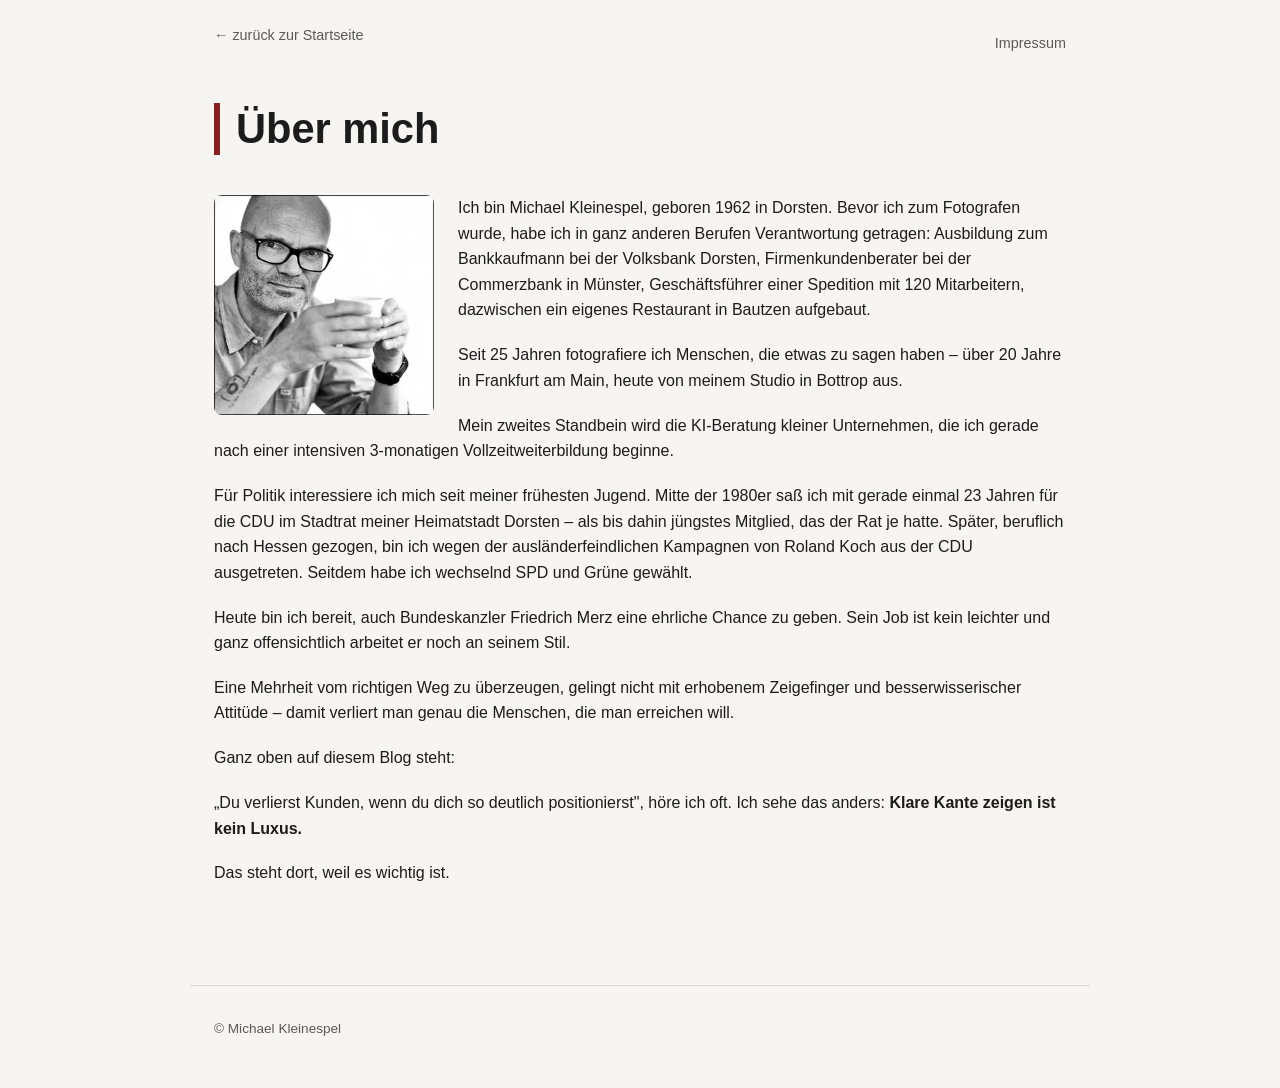
<file: about.html>
<!DOCTYPE html>
<html lang="de">
<head>
<meta charset="UTF-8">
<meta name="viewport" content="width=device-width, initial-scale=1.0">
<title>Über mich</title>
<meta name="description" content="Über Michael Kleinespel – Fotograf und Blogautor.">
<link rel="stylesheet" href="styles.css">
</head>
<body>

<div class="top-bar">
<a class="back-link" href="index.html">&larr; zurück zur Startseite</a>
<a href="impressum.html">Impressum</a>
</div>

<article class="post">
<header class="hero">
<h1>Über mich</h1>
</header>
<main>
<img src="bilder/Michael-Kleinespel-Fotograf-Frankfurt-2023.webp" alt="Porträt Michael Kleinespel" class="about-photo">
<p>Ich bin Michael Kleinespel, geboren 1962 in Dorsten. Bevor ich zum Fotografen wurde, habe ich in ganz anderen Berufen Verantwortung getragen: Ausbildung zum Bankkaufmann bei der Volksbank Dorsten, Firmenkundenberater bei der Commerzbank in Münster, Geschäftsführer einer Spedition mit 120 Mitarbeitern, dazwischen ein eigenes Restaurant in Bautzen aufgebaut.</p>
<p>Seit 25 Jahren fotografiere ich Menschen, die etwas zu sagen haben – über 20 Jahre in Frankfurt am Main, heute von meinem Studio in Bottrop aus.</p>
<p>Mein zweites Standbein wird die KI-Beratung kleiner Unternehmen, die ich gerade nach einer intensiven 3-monatigen Vollzeitweiterbildung beginne.</p>
<p>Für Politik interessiere ich mich seit meiner frühesten Jugend. Mitte der 1980er saß ich mit gerade einmal 23 Jahren für die CDU im Stadtrat meiner Heimatstadt Dorsten – als bis dahin jüngstes Mitglied, das der Rat je hatte. Später, beruflich nach Hessen gezogen, bin ich wegen der ausländerfeindlichen Kampagnen von Roland Koch aus der CDU ausgetreten. Seitdem habe ich wechselnd SPD und Grüne gewählt.</p>
<p>Heute bin ich bereit, auch Bundeskanzler Friedrich Merz eine ehrliche Chance zu geben. Sein Job ist kein leichter und ganz offensichtlich arbeitet er noch an seinem Stil.</p>
<p>Eine Mehrheit vom richtigen Weg zu überzeugen, gelingt nicht mit erhobenem Zeigefinger und besserwisserischer Attitüde – damit verliert man genau die Menschen, die man erreichen will.</p>
<p>Ganz oben auf diesem Blog steht:</p>
<p>„Du verlierst Kunden, wenn du dich so deutlich positionierst", höre ich oft. Ich sehe das anders: <strong>Klare Kante zeigen ist kein Luxus.</strong></p>
<p>Das steht dort, weil es wichtig ist.</p>
<div style="clear: both;"></div>
</main>
</article>

<footer>
© Michael Kleinespel
</footer>

</body>
</html>
</file>
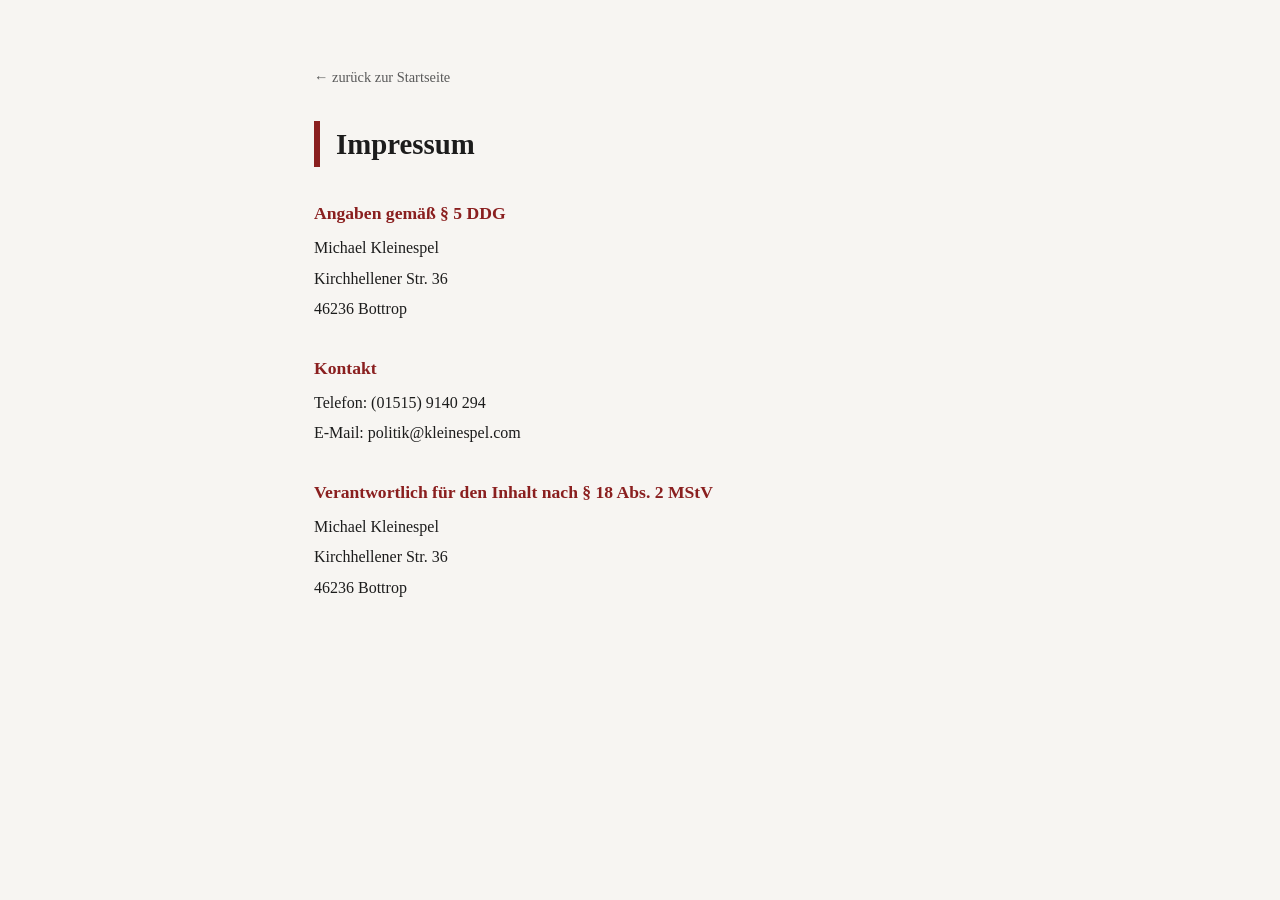
<file: impressum.html>
<!DOCTYPE html>
<html lang="de">
<head>
<meta charset="UTF-8">
<meta name="viewport" content="width=device-width, initial-scale=1.0">
<title>Impressum</title>
<style>
  :root {
    --bg: #f7f5f2;
    --text: #1c1c1c;
    --muted: #5a5a5a;
    --accent: #8a1f1f;
    --line: #ddd8d0;
  }
  * { box-sizing: border-box; }
  body {
    margin: 0;
    font-family: -apple-system, BlinkMacSystemFont, "Segoe UI", Georgia, serif;
    background: var(--bg);
    color: var(--text);
    line-height: 1.6;
  }
  main {
    max-width: 700px;
    margin: 0 auto;
    padding: 4rem 1.5rem;
  }
  h1 {
    font-size: 1.8rem;
    margin: 0 0 2rem;
    border-left: 6px solid var(--accent);
    padding-left: 1rem;
  }
  h2 {
    font-size: 1.1rem;
    color: var(--accent);
    margin: 2rem 0 0.5rem;
  }
  p { margin: 0.3rem 0; }
  a { color: var(--accent); }
  .back {
    display: inline-block;
    margin-bottom: 2rem;
    font-size: 0.9rem;
    color: var(--muted);
    text-decoration: none;
  }
  .back:hover { color: var(--accent); }
</style>
</head>
<body>
<main>
  <a class="back" href="index.html">&larr; zurück zur Startseite</a>
  <h1>Impressum</h1>

  <h2>Angaben gemäß § 5 DDG</h2>
  <p>Michael Kleinespel</p>
  <p>Kirchhellener Str. 36</p>
  <p>46236 Bottrop</p>

  <h2>Kontakt</h2>
  <p>Telefon: (01515) 9140 294</p>
  <p>E-Mail: politik@kleinespel.com</p>

  <h2>Verantwortlich für den Inhalt nach § 18 Abs. 2 MStV</h2>
  <p>Michael Kleinespel</p>
  <p>Kirchhellener Str. 36</p>
  <p>46236 Bottrop</p>

</main>
</body>
</html>
</file>
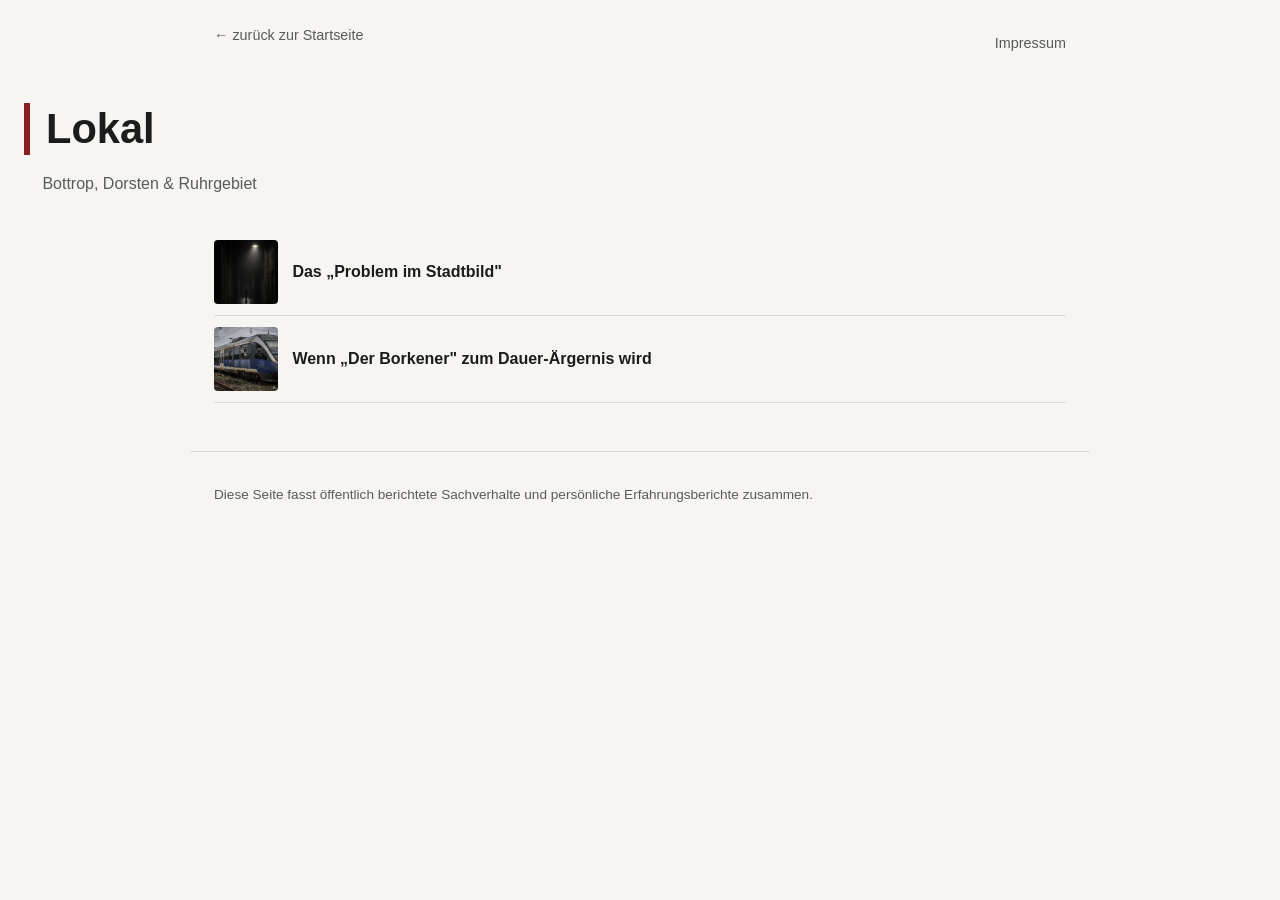
<file: lokal.html>
<!DOCTYPE html>
<html lang="de">
<head>
<meta charset="UTF-8">
<meta name="viewport" content="width=device-width, initial-scale=1.0">
<title>Lokal</title>
<meta name="description" content="Alle Artikel aus der Rubrik Lokal – Bottrop, Dorsten und das Ruhrgebiet.">
<link rel="stylesheet" href="styles.css">
</head>
<body>

<div class="top-bar">
<a class="back-link" href="index.html">&larr; zurück zur Startseite</a>
<a href="impressum.html">Impressum</a>
</div>

<header class="hero">
<h1>Lokal</h1>
<p class="subtitle">Bottrop, Dorsten &amp; Ruhrgebiet</p>
</header>

<div class="teaser-list">

<a class="teaser-compact" href="artikel/problem-im-stadtbild-bottrop.html">
<img src="bilder/stadtbild-dunkle-gasse-ki-generiert.jpg" alt="Eine dunkle, menschenleere Gasse bei Nacht, nur von einer einzelnen Straßenlaterne beleuchtet. Im Hintergrund steht die Silhouette einer einzelnen Person.">
<span>Das „Problem im Stadtbild"</span>
</a>

<a class="teaser-compact" href="artikel/rhein-ruhr-bahn-borken-essen.html">
<img src="bilder/abgerockte-rhein-ruhr-bahn-ki-generiert.jpg" alt="Ein verrosteter, stark beschädigter Zug der Rhein-Ruhr-Bahn (RE14) mit eingeschlagenen Scheiben steht verlassen auf einem Abstellgleis.">
<span>Wenn „Der Borkener" zum Dauer-Ärgernis wird</span>
</a>

</div>

<footer>
Diese Seite fasst öffentlich berichtete Sachverhalte und persönliche Erfahrungsberichte zusammen.
</footer>

</body>
</html>
</file>
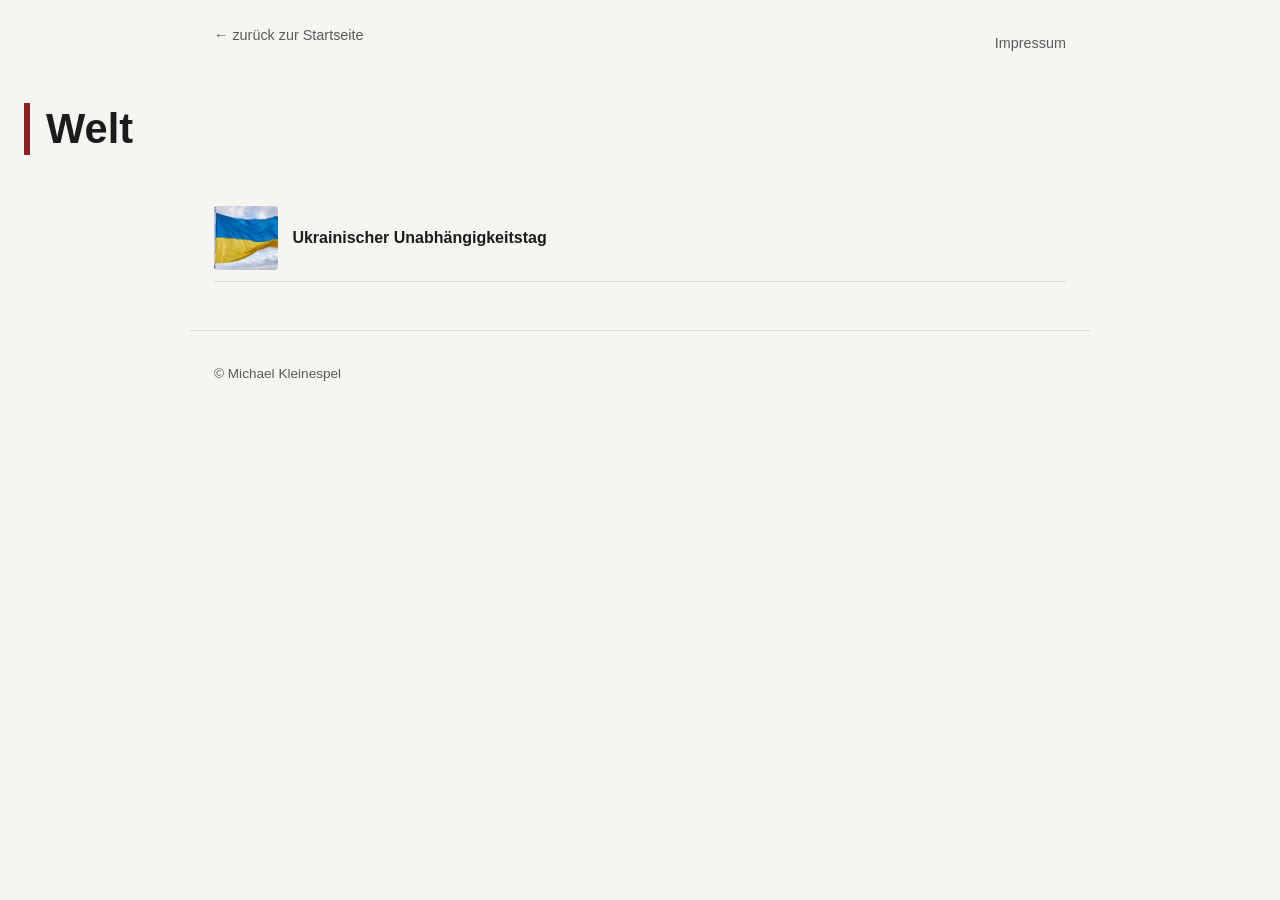
<file: welt.html>
<!DOCTYPE html>
<html lang="de">
<head>
<meta charset="UTF-8">
<meta name="viewport" content="width=device-width, initial-scale=1.0">
<title>Welt</title>
<meta name="description" content="Alle Artikel aus der Rubrik Welt.">
<link rel="stylesheet" href="styles.css">
</head>
<body>

<div class="top-bar">
<a class="back-link" href="index.html">&larr; zurück zur Startseite</a>
<a href="impressum.html">Impressum</a>
</div>

<header class="hero">
<h1>Welt</h1>
</header>

<div class="teaser-list">

<a class="teaser-compact" href="artikel/ukrainischer-unabhaengigkeitstag.html">
<img src="bilder/Ukrainische-Flagge.jpg" alt="Die ukrainische Flagge weht im Wind vor bewölktem Himmel.">
<span>Ukrainischer Unabhängigkeitstag</span>
</a>

</div>

<footer>
© Michael Kleinespel
</footer>

</body>
</html>
</file>
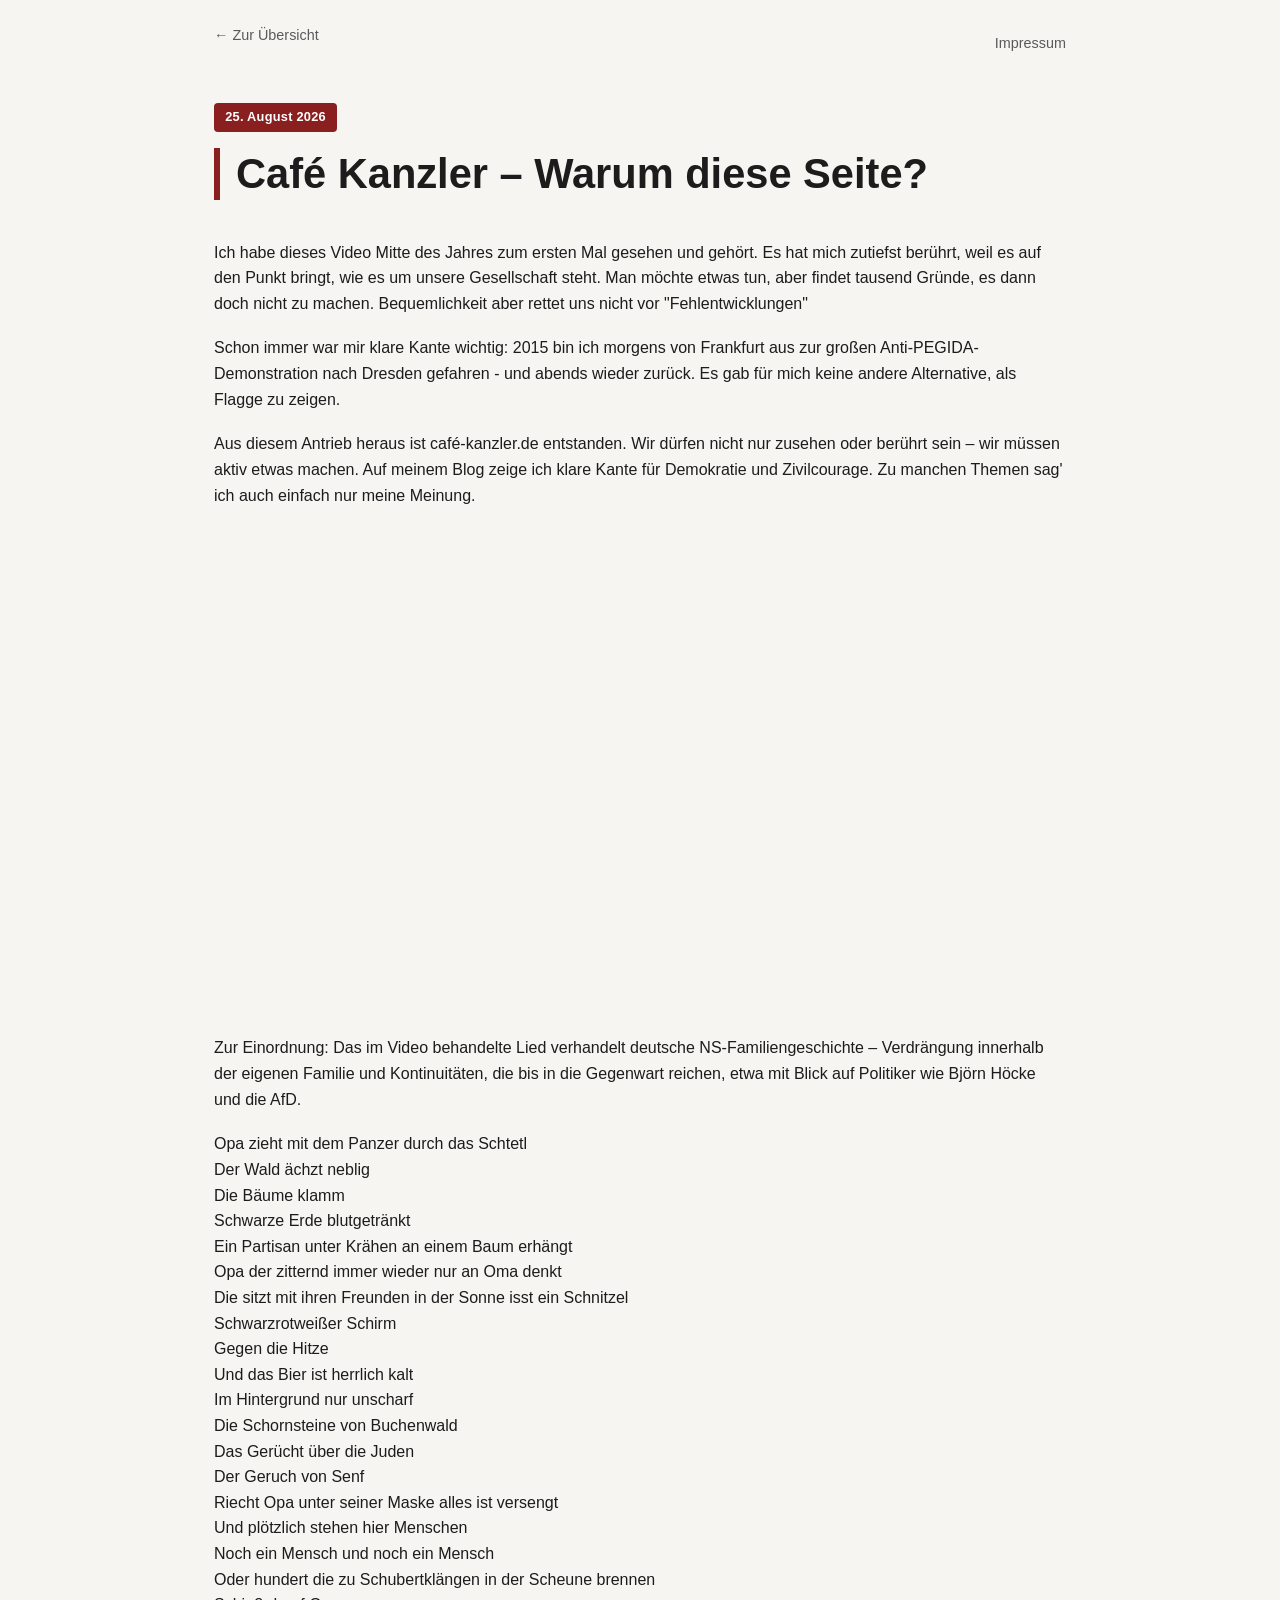
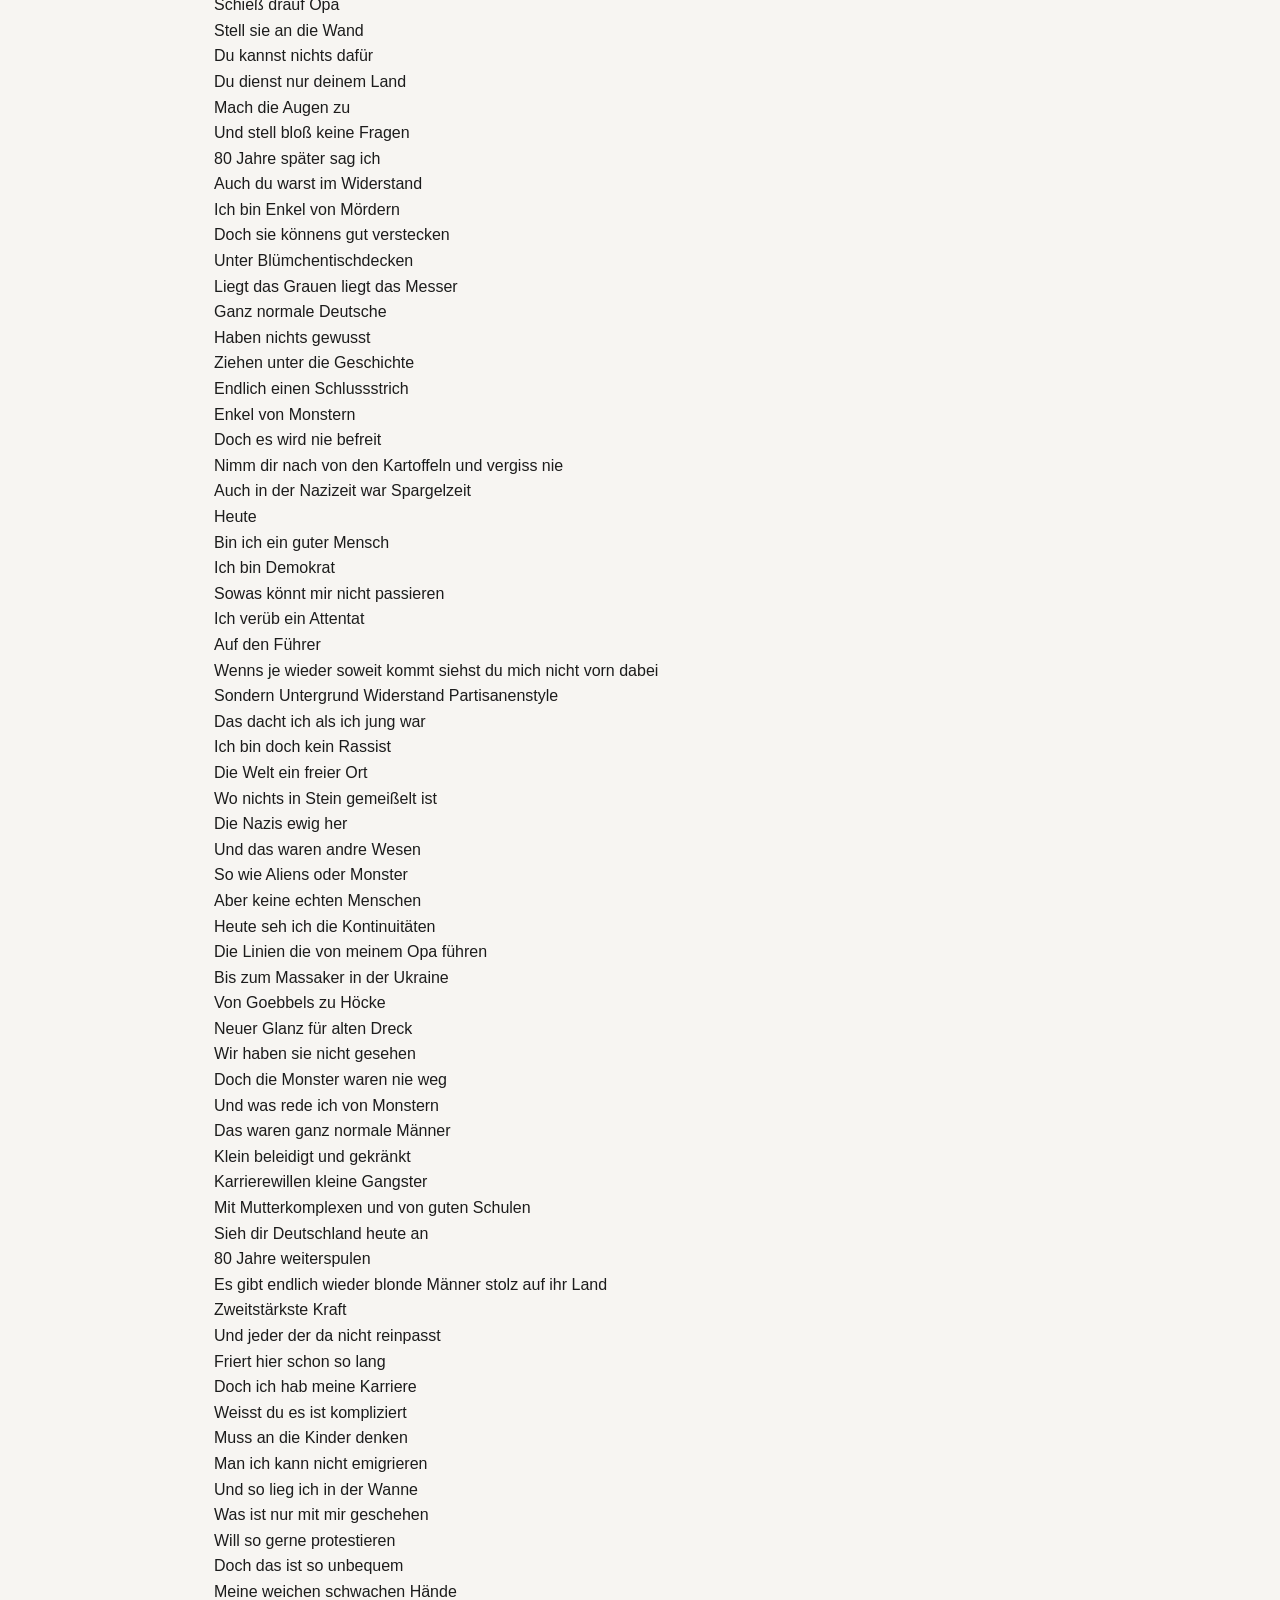
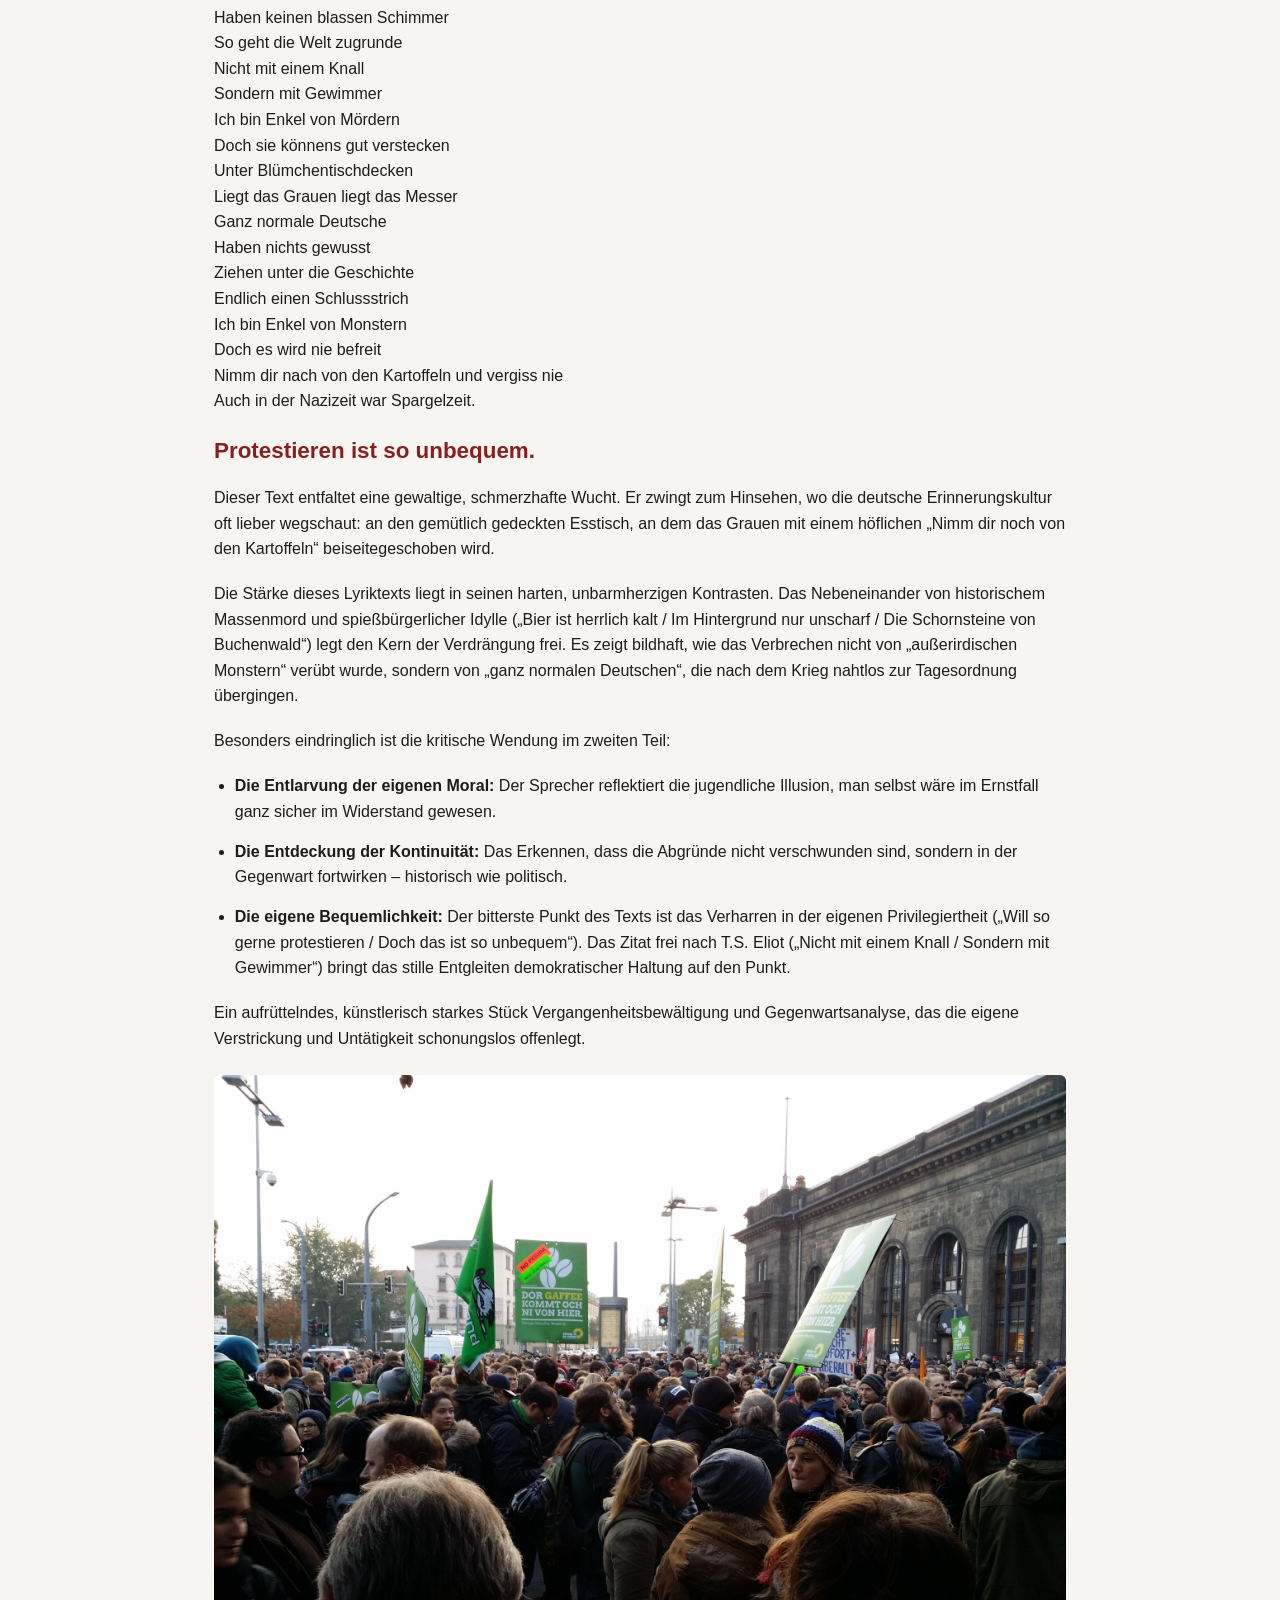
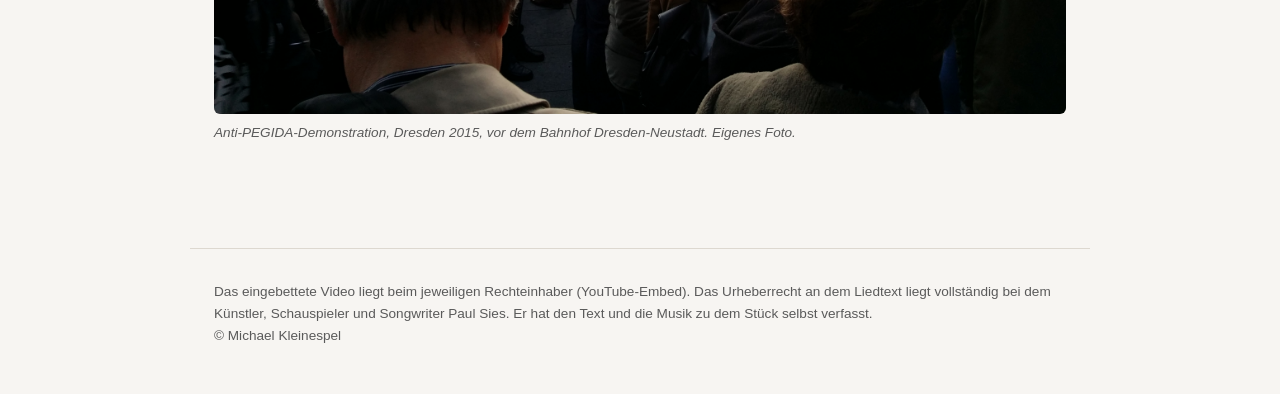
<file: artikel/enkel-von-moerdern-spargelzeit.html>
<!DOCTYPE html>
<html lang="de">
<head>
<meta charset="UTF-8">
<meta name="viewport" content="width=device-width, initial-scale=1.0">
<title>Café Kanzler – Aus Haltung wird Handlung</title>
<meta name="description" content="Ein persönlicher Kommentar zu einem Video über NS-Familiengeschichte und die Kontinuität rechter Ideologie bis zur AfD – und ein Aufruf, aus Haltung Handlung werden zu lassen.">
<link rel="stylesheet" href="../styles.css">
<style>
.video-embed {
position: relative;
width: 100%;
padding-bottom: 56.25%;
height: 0;
overflow: hidden;
border-radius: 6px;
margin: 1.5rem 0;
}
.video-embed iframe {
position: absolute;
top: 0;
left: 0;
width: 100%;
height: 100%;
border: 0;
}
</style>
</head>
<body>

<div class="top-bar">
<a class="back-link" href="../index.html">&larr; Zur Übersicht</a>
<a href="../impressum.html">Impressum</a>
</div>

<article class="post">
<header class="hero">
<span class="post-date">25. August 2026</span>
<h1>Café Kanzler – Warum diese Seite?</h1>
</header>
<main>
<p>Ich habe dieses Video Mitte des Jahres zum ersten Mal gesehen und gehört. Es hat mich zutiefst berührt, weil es auf den Punkt bringt, wie es um unsere Gesellschaft steht. Man möchte etwas tun, aber findet tausend Gründe, es dann doch nicht zu machen. Bequemlichkeit aber rettet uns nicht vor "Fehlentwicklungen"</p>
<p>Schon immer war mir klare Kante wichtig: 2015 bin ich morgens von Frankfurt aus zur großen Anti-PEGIDA-Demonstration nach Dresden gefahren - und abends wieder zurück. Es gab für mich keine andere Alternative, als Flagge zu zeigen.</p>
<p>Aus diesem Antrieb heraus ist café-kanzler.de entstanden. Wir dürfen nicht nur zusehen oder berührt sein – wir müssen aktiv etwas machen. Auf meinem Blog zeige ich klare Kante für Demokratie und Zivilcourage. Zu manchen Themen sag' ich auch einfach nur meine Meinung.</p>

<div class="video-embed">
<iframe src="https://www.youtube-nocookie.com/embed/w_0cSgsC460" title="YouTube-Video" allow="accelerometer; autoplay; clipboard-write; encrypted-media; gyroscope; picture-in-picture; web-share" allowfullscreen></iframe>
</div>

<p>Zur Einordnung: Das im Video behandelte Lied verhandelt deutsche NS-Familiengeschichte – Verdrängung innerhalb der eigenen Familie und Kontinuitäten, die bis in die Gegenwart reichen, etwa mit Blick auf Politiker wie Björn Höcke und die AfD.</p>

<p class="lyrics">Opa zieht mit dem Panzer durch das Schtetl
Der Wald ächzt neblig
Die Bäume klamm
Schwarze Erde blutgetränkt
Ein Partisan unter Krähen an einem Baum erhängt
Opa der zitternd immer wieder nur an Oma denkt
Die sitzt mit ihren Freunden in der Sonne isst ein Schnitzel
Schwarzrotweißer Schirm
Gegen die Hitze
Und das Bier ist herrlich kalt
Im Hintergrund nur unscharf
Die Schornsteine von Buchenwald
Das Gerücht über die Juden
Der Geruch von Senf
Riecht Opa unter seiner Maske alles ist versengt
Und plötzlich stehen hier Menschen
Noch ein Mensch und noch ein Mensch
Oder hundert die zu Schubertklängen in der Scheune brennen
Schieß drauf Opa
Stell sie an die Wand
Du kannst nichts dafür
Du dienst nur deinem Land
Mach die Augen zu
Und stell bloß keine Fragen
80 Jahre später sag ich
Auch du warst im Widerstand
Ich bin Enkel von Mördern
Doch sie könnens gut verstecken
Unter Blümchentischdecken
Liegt das Grauen liegt das Messer
Ganz normale Deutsche
Haben nichts gewusst
Ziehen unter die Geschichte
Endlich einen Schlussstrich
Enkel von Monstern
Doch es wird nie befreit
Nimm dir nach von den Kartoffeln und vergiss nie
Auch in der Nazizeit war Spargelzeit
Heute
Bin ich ein guter Mensch
Ich bin Demokrat
Sowas könnt mir nicht passieren
Ich verüb ein Attentat
Auf den Führer
Wenns je wieder soweit kommt siehst du mich nicht vorn dabei
Sondern Untergrund Widerstand Partisanenstyle
Das dacht ich als ich jung war
Ich bin doch kein Rassist
Die Welt ein freier Ort
Wo nichts in Stein gemeißelt ist
Die Nazis ewig her
Und das waren andre Wesen
So wie Aliens oder Monster
Aber keine echten Menschen
Heute seh ich die Kontinuitäten
Die Linien die von meinem Opa führen
Bis zum Massaker in der Ukraine
Von Goebbels zu Höcke
Neuer Glanz für alten Dreck
Wir haben sie nicht gesehen
Doch die Monster waren nie weg
Und was rede ich von Monstern
Das waren ganz normale Männer
Klein beleidigt und gekränkt
Karrierewillen kleine Gangster
Mit Mutterkomplexen und von guten Schulen
Sieh dir Deutschland heute an
80 Jahre weiterspulen
Es gibt endlich wieder blonde Männer stolz auf ihr Land
Zweitstärkste Kraft
Und jeder der da nicht reinpasst
Friert hier schon so lang
Doch ich hab meine Karriere
Weisst du es ist kompliziert
Muss an die Kinder denken
Man ich kann nicht emigrieren
Und so lieg ich in der Wanne
Was ist nur mit mir geschehen
Will so gerne protestieren
Doch das ist so unbequem
Meine weichen schwachen Hände
Haben keinen blassen Schimmer
So geht die Welt zugrunde
Nicht mit einem Knall
Sondern mit Gewimmer
Ich bin Enkel von Mördern
Doch sie könnens gut verstecken
Unter Blümchentischdecken
Liegt das Grauen liegt das Messer
Ganz normale Deutsche
Haben nichts gewusst
Ziehen unter die Geschichte
Endlich einen Schlussstrich
Ich bin Enkel von Monstern
Doch es wird nie befreit
Nimm dir nach von den Kartoffeln und vergiss nie
Auch in der Nazizeit war Spargelzeit.</p>

<h2>Protestieren ist so unbequem.</h2>
<p>Dieser Text entfaltet eine gewaltige, schmerzhafte Wucht. Er zwingt zum Hinsehen, wo die deutsche Erinnerungskultur oft lieber wegschaut: an den gemütlich gedeckten Esstisch, an dem das Grauen mit einem höflichen „Nimm dir noch von den Kartoffeln“ beiseitegeschoben wird.</p>
<p>Die Stärke dieses Lyriktexts liegt in seinen harten, unbarmherzigen Kontrasten. Das Nebeneinander von historischem Massenmord und spießbürgerlicher Idylle („Bier ist herrlich kalt / Im Hintergrund nur unscharf / Die Schornsteine von Buchenwald“) legt den Kern der Verdrängung frei. Es zeigt bildhaft, wie das Verbrechen nicht von „außerirdischen Monstern“ verübt wurde, sondern von „ganz normalen Deutschen“, die nach dem Krieg nahtlos zur Tagesordnung übergingen.</p>
<p>Besonders eindringlich ist die kritische Wendung im zweiten Teil:</p>
<ul>
<li><strong>Die Entlarvung der eigenen Moral:</strong> Der Sprecher reflektiert die jugendliche Illusion, man selbst wäre im Ernstfall ganz sicher im Widerstand gewesen.</li>
<li><strong>Die Entdeckung der Kontinuität:</strong> Das Erkennen, dass die Abgründe nicht verschwunden sind, sondern in der Gegenwart fortwirken – historisch wie politisch.</li>
<li><strong>Die eigene Bequemlichkeit:</strong> Der bitterste Punkt des Texts ist das Verharren in der eigenen Privilegiertheit („Will so gerne protestieren / Doch das ist so unbequem“). Das Zitat frei nach T.S. Eliot („Nicht mit einem Knall / Sondern mit Gewimmer“) bringt das stille Entgleiten demokratischer Haltung auf den Punkt.</li>
</ul>
<p>Ein aufrüttelndes, künstlerisch starkes Stück Vergangenheitsbewältigung und Gegenwartsanalyse, das die eigene Verstrickung und Untätigkeit schonungslos offenlegt.</p>
<a href="../bilder/Anti-PEGIDA-Demo-Dresden-2015.jpg" target="_blank" rel="noopener">
<img src="../bilder/Anti-PEGIDA-Demo-Dresden-2015.jpg" alt="Anti-PEGIDA-Demonstration Dresden 2015" class="inline-photo">
</a>
<p class="photo-caption">Anti-PEGIDA-Demonstration, Dresden 2015, vor dem Bahnhof Dresden-Neustadt. Eigenes Foto.</p>
</main>
</article>

<footer>
Das eingebettete Video liegt beim jeweiligen Rechteinhaber (YouTube-Embed). Das Urheberrecht an dem Liedtext liegt vollständig bei dem Künstler, Schauspieler und Songwriter Paul Sies. Er hat den Text und die Musik zu dem Stück selbst verfasst.<br>
© Michael Kleinespel
</footer>

</body>
</html>
</file>
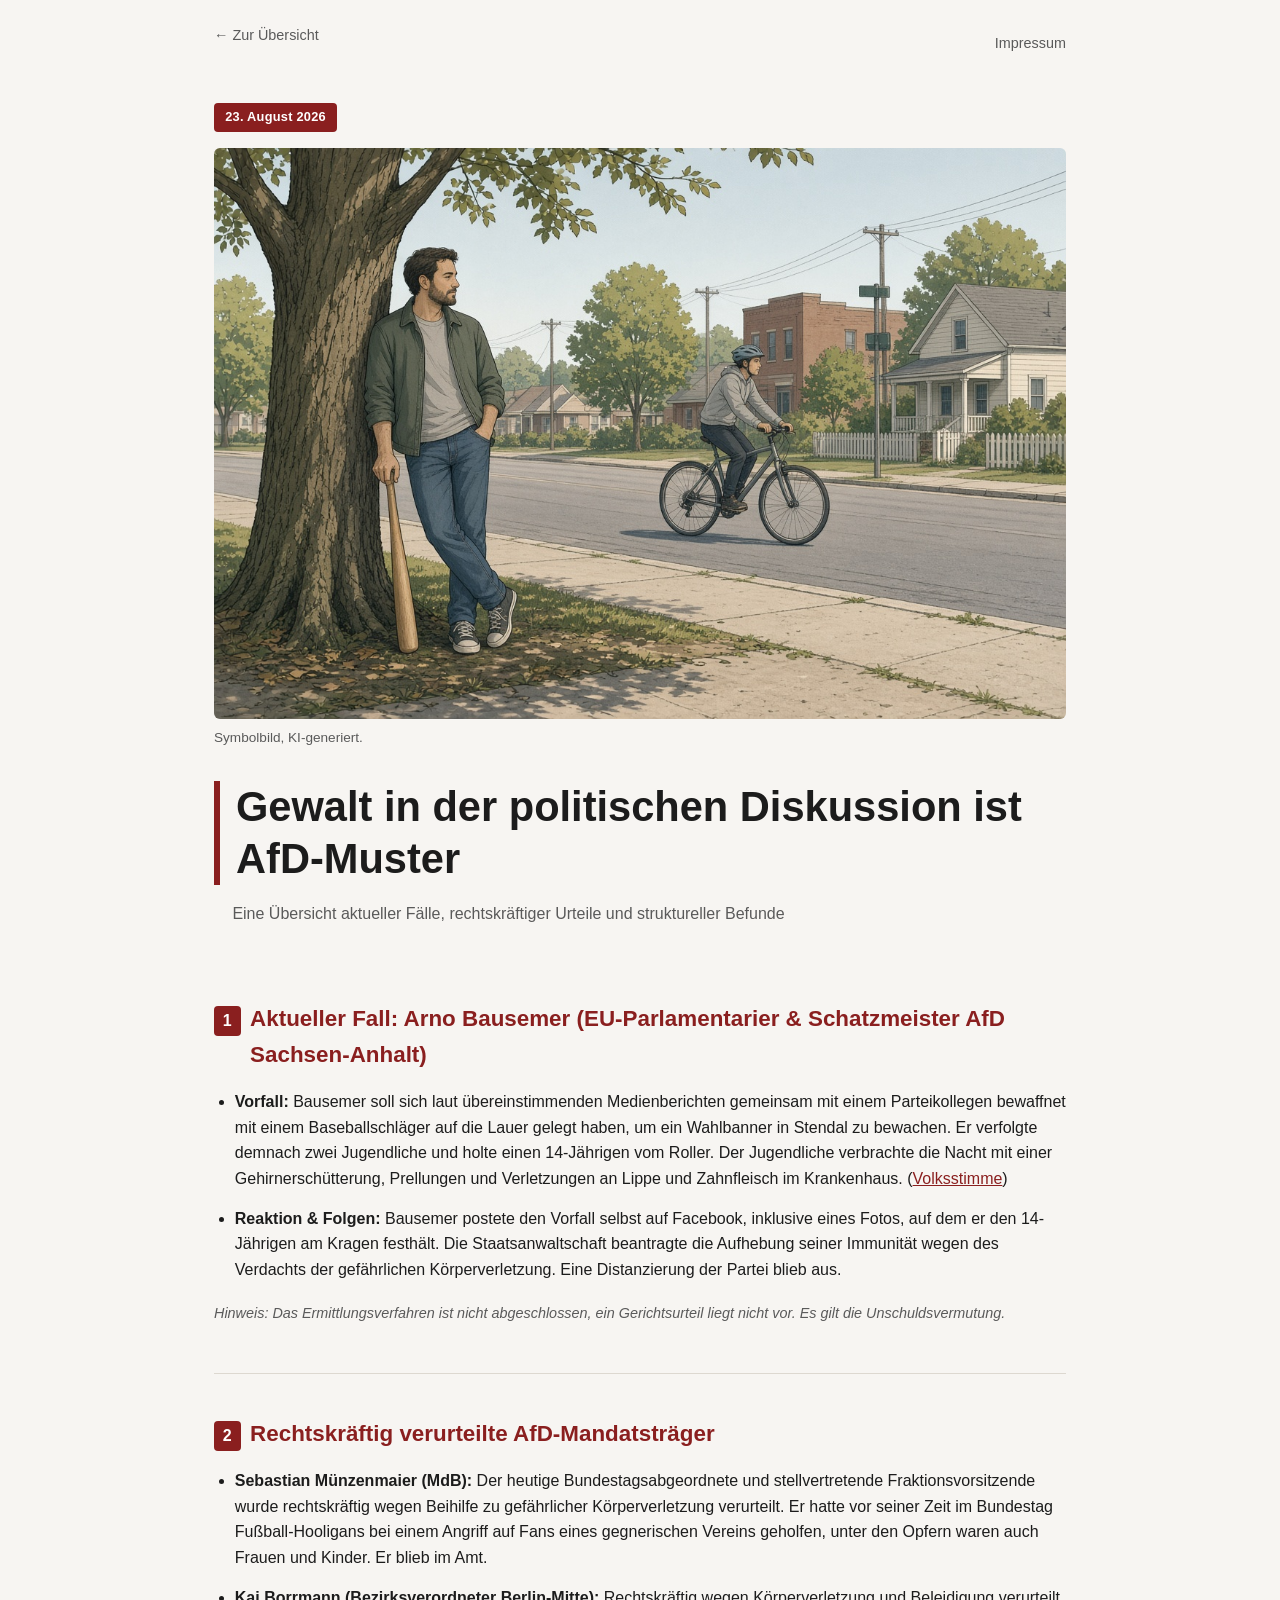
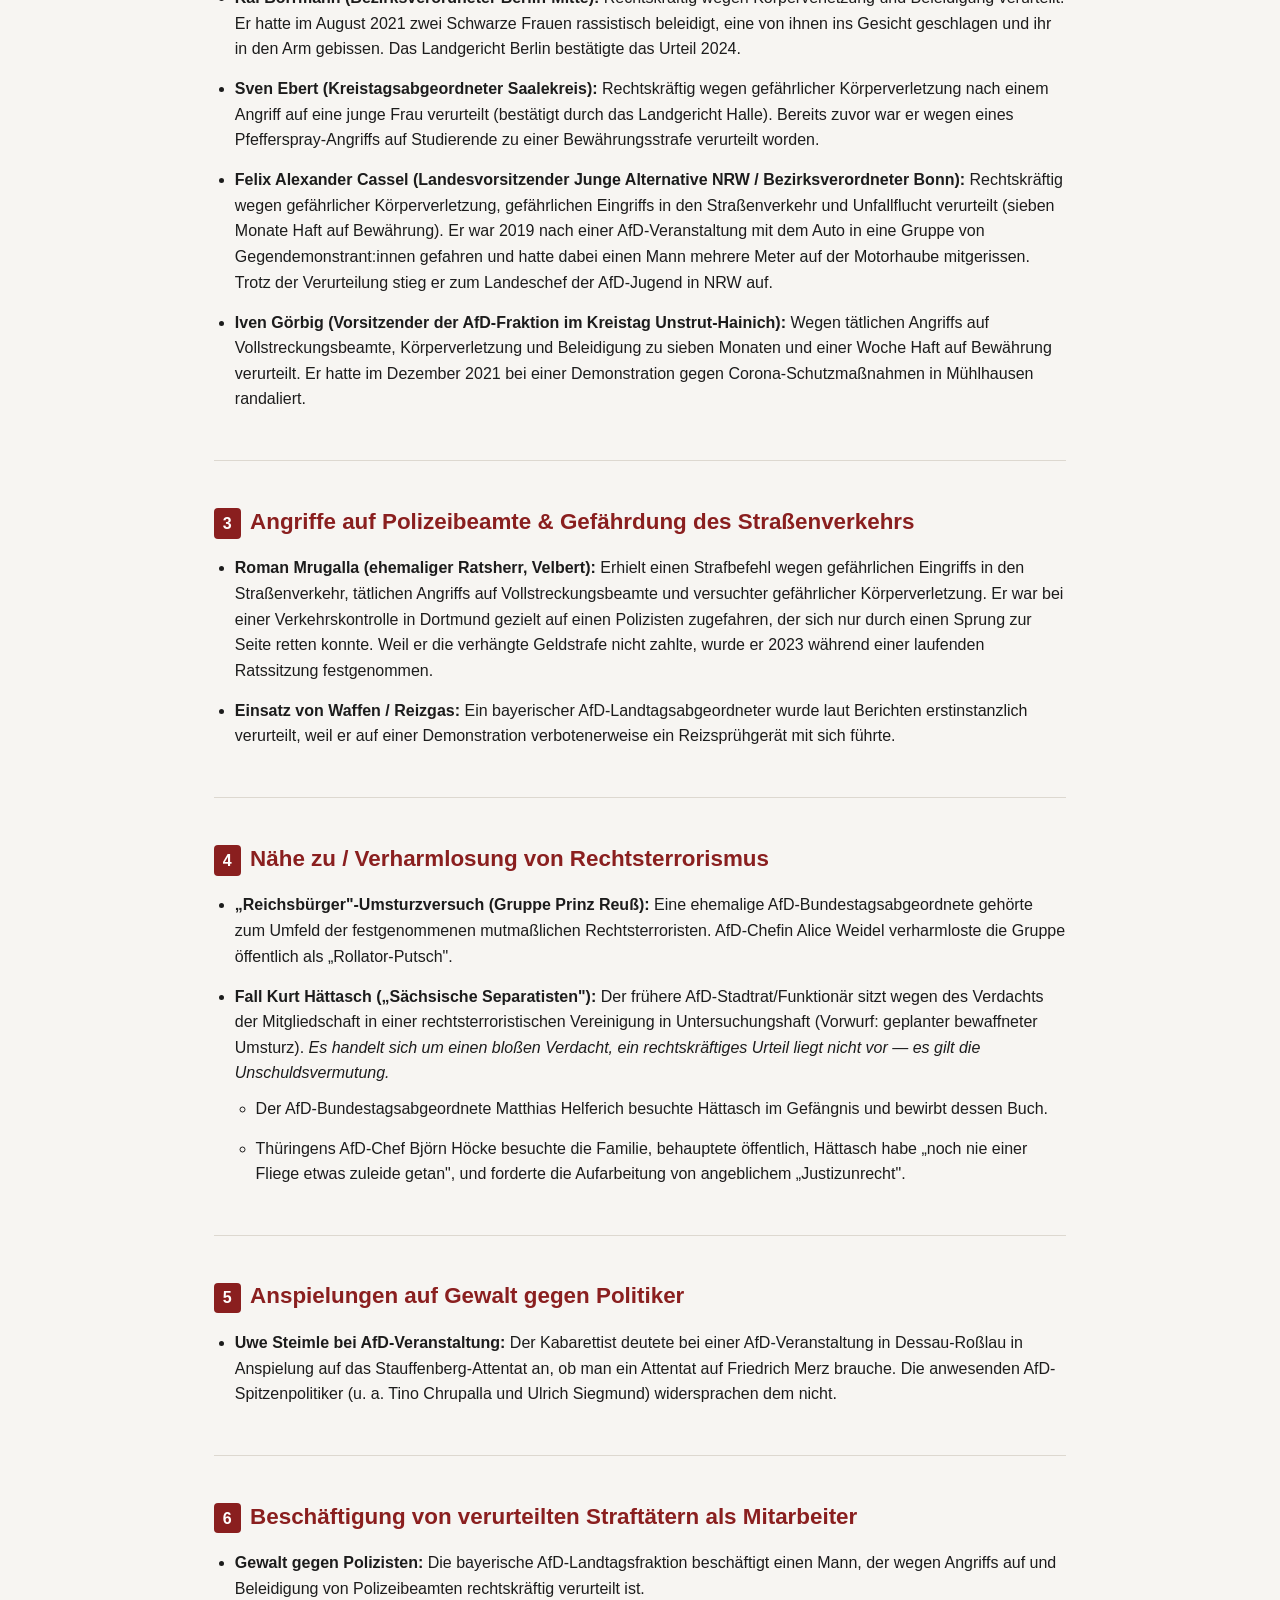
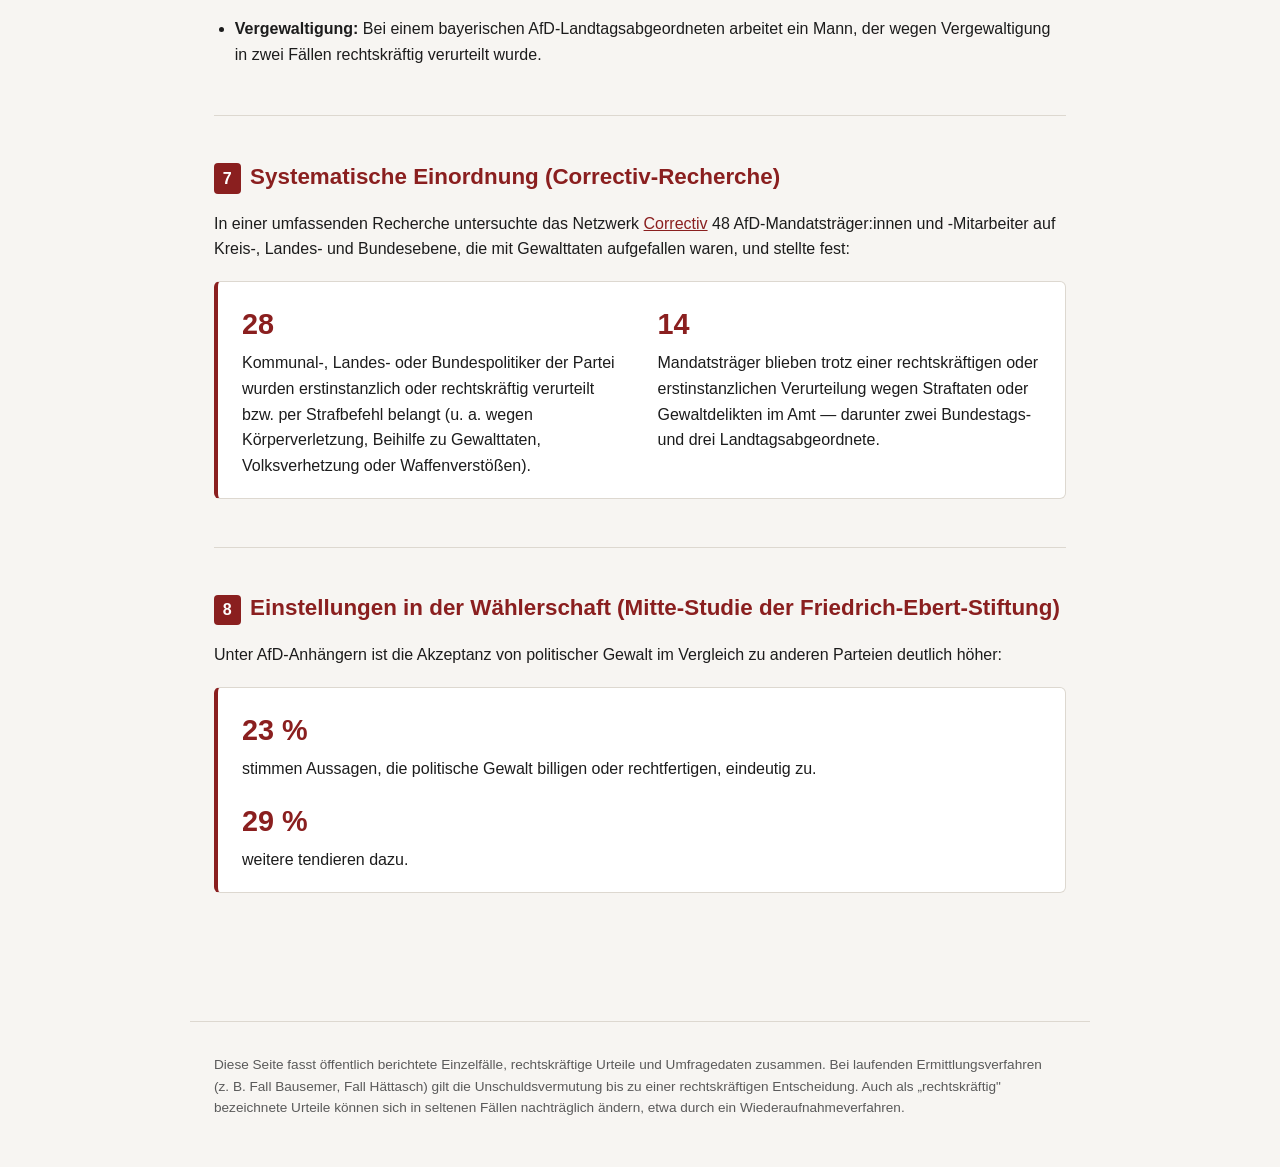
<file: artikel/gewalt-in-der-politischen-diskussion-ist-afd-muster.html>
<!DOCTYPE html>
<html lang="de">
<head>
<meta charset="UTF-8">
<meta name="viewport" content="width=device-width, initial-scale=1.0">
<title>Gewalt in der politischen Diskussion ist AfD-Muster</title>
<meta name="description" content="Eine Übersicht aktueller Fälle, rechtskräftiger Urteile und struktureller Befunde zu Gewalt im Umfeld der AfD.">
<link rel="stylesheet" href="../styles.css">
</head>
<body>

<div class="top-bar">
  <a class="back-link" href="../index.html">&larr; Zur Übersicht</a>
  <a href="../impressum.html">Impressum</a>
</div>

<article class="post">
  <header class="hero">
    <span class="post-date">23. August 2026</span>
    <img src="../bilder/baseballschlaeger.jpg" alt="Illustration: Mann lehnt mit Baseballschläger an einem Baum am Straßenrand, im Hintergrund fährt ein Jugendlicher mit dem Fahrrad vorbei.">
    <p class="img-caption">Symbolbild, KI-generiert.</p>
    <h1>Gewalt in der politischen Diskussion ist AfD-Muster</h1>
    <p class="subtitle">Eine Übersicht aktueller Fälle, rechtskräftiger Urteile und struktureller Befunde</p>
  </header>

  <main>

    <section>
      <h2><span class="num">1</span> Aktueller Fall: Arno Bausemer (EU-Parlamentarier &amp; Schatzmeister AfD Sachsen-Anhalt)</h2>
      <ul>
        <li><span class="label">Vorfall:</span> Bausemer soll sich laut übereinstimmenden Medienberichten gemeinsam mit einem Parteikollegen bewaffnet mit einem Baseballschläger auf die Lauer gelegt haben, um ein Wahlbanner in Stendal zu bewachen. Er verfolgte demnach zwei Jugendliche und holte einen 14-Jährigen vom Roller. Der Jugendliche verbrachte die Nacht mit einer Gehirnerschütterung, Prellungen und Verletzungen an Lippe und Zahnfleisch im Krankenhaus. (<a href="https://www.volksstimme.de/sachsen-anhalt/afd-bausemer-14-jaehriger-baseballschlaeger-stendal-ermittlungen-4301875" target="_blank" rel="noopener">Volksstimme</a>)</li>
        <li><span class="label">Reaktion &amp; Folgen:</span> Bausemer postete den Vorfall selbst auf Facebook, inklusive eines Fotos, auf dem er den 14-Jährigen am Kragen festhält. Die Staatsanwaltschaft beantragte die Aufhebung seiner Immunität wegen des Verdachts der gefährlichen Körperverletzung. Eine Distanzierung der Partei blieb aus.</li>
      </ul>
      <p style="color:var(--muted); font-size:0.9rem;"><em>Hinweis: Das Ermittlungsverfahren ist nicht abgeschlossen, ein Gerichtsurteil liegt nicht vor. Es gilt die Unschuldsvermutung.</em></p>
    </section>

    <section>
      <h2><span class="num">2</span> Rechtskräftig verurteilte AfD-Mandatsträger</h2>
      <ul>
        <li><span class="label">Sebastian Münzenmaier (MdB):</span> Der heutige Bundestagsabgeordnete und stellvertretende Fraktionsvorsitzende wurde rechtskräftig wegen Beihilfe zu gefährlicher Körperverletzung verurteilt. Er hatte vor seiner Zeit im Bundestag Fußball-Hooligans bei einem Angriff auf Fans eines gegnerischen Vereins geholfen, unter den Opfern waren auch Frauen und Kinder. Er blieb im Amt.</li>
        <li><span class="label">Kai Borrmann (Bezirksverordneter Berlin-Mitte):</span> Rechtskräftig wegen Körperverletzung und Beleidigung verurteilt. Er hatte im August 2021 zwei Schwarze Frauen rassistisch beleidigt, eine von ihnen ins Gesicht geschlagen und ihr in den Arm gebissen. Das Landgericht Berlin bestätigte das Urteil 2024.</li>
        <li><span class="label">Sven Ebert (Kreistagsabgeordneter Saalekreis):</span> Rechtskräftig wegen gefährlicher Körperverletzung nach einem Angriff auf eine junge Frau verurteilt (bestätigt durch das Landgericht Halle). Bereits zuvor war er wegen eines Pfefferspray-Angriffs auf Studierende zu einer Bewährungsstrafe verurteilt worden.</li>
        <li><span class="label">Felix Alexander Cassel (Landesvorsitzender Junge Alternative NRW / Bezirksverordneter Bonn):</span> Rechtskräftig wegen gefährlicher Körperverletzung, gefährlichen Eingriffs in den Straßenverkehr und Unfallflucht verurteilt (sieben Monate Haft auf Bewährung). Er war 2019 nach einer AfD-Veranstaltung mit dem Auto in eine Gruppe von Gegendemonstrant:innen gefahren und hatte dabei einen Mann mehrere Meter auf der Motorhaube mitgerissen. Trotz der Verurteilung stieg er zum Landeschef der AfD-Jugend in NRW auf.</li>
        <li><span class="label">Iven Görbig (Vorsitzender der AfD-Fraktion im Kreistag Unstrut-Hainich):</span> Wegen tätlichen Angriffs auf Vollstreckungsbeamte, Körperverletzung und Beleidigung zu sieben Monaten und einer Woche Haft auf Bewährung verurteilt. Er hatte im Dezember 2021 bei einer Demonstration gegen Corona-Schutzmaßnahmen in Mühlhausen randaliert.</li>
      </ul>
    </section>

    <section>
      <h2><span class="num">3</span> Angriffe auf Polizeibeamte &amp; Gefährdung des Straßenverkehrs</h2>
      <ul>
        <li><span class="label">Roman Mrugalla (ehemaliger Ratsherr, Velbert):</span> Erhielt einen Strafbefehl wegen gefährlichen Eingriffs in den Straßenverkehr, tätlichen Angriffs auf Vollstreckungsbeamte und versuchter gefährlicher Körperverletzung. Er war bei einer Verkehrskontrolle in Dortmund gezielt auf einen Polizisten zugefahren, der sich nur durch einen Sprung zur Seite retten konnte. Weil er die verhängte Geldstrafe nicht zahlte, wurde er 2023 während einer laufenden Ratssitzung festgenommen.</li>
        <li><span class="label">Einsatz von Waffen / Reizgas:</span> Ein bayerischer AfD-Landtagsabgeordneter wurde laut Berichten erstinstanzlich verurteilt, weil er auf einer Demonstration verbotenerweise ein Reizsprühgerät mit sich führte.</li>
      </ul>
    </section>

    <section>
      <h2><span class="num">4</span> Nähe zu / Verharmlosung von Rechtsterrorismus</h2>
      <ul>
        <li><span class="label">„Reichsbürger"-Umsturzversuch (Gruppe Prinz Reuß):</span> Eine ehemalige AfD-Bundestagsabgeordnete gehörte zum Umfeld der festgenommenen mutmaßlichen Rechtsterroristen. AfD-Chefin Alice Weidel verharmloste die Gruppe öffentlich als „Rollator-Putsch".</li>
        <li>
          <span class="label">Fall Kurt Hättasch („Sächsische Separatisten"):</span> Der frühere AfD-Stadtrat/Funktionär sitzt wegen des Verdachts der Mitgliedschaft in einer rechtsterroristischen Vereinigung in Untersuchungshaft (Vorwurf: geplanter bewaffneter Umsturz). <em>Es handelt sich um einen bloßen Verdacht, ein rechtskräftiges Urteil liegt nicht vor — es gilt die Unschuldsvermutung.</em>
          <ul>
            <li>Der AfD-Bundestagsabgeordnete Matthias Helferich besuchte Hättasch im Gefängnis und bewirbt dessen Buch.</li>
            <li>Thüringens AfD-Chef Björn Höcke besuchte die Familie, behauptete öffentlich, Hättasch habe „noch nie einer Fliege etwas zuleide getan", und forderte die Aufarbeitung von angeblichem „Justizunrecht".</li>
          </ul>
        </li>
      </ul>
    </section>

    <section>
      <h2><span class="num">5</span> Anspielungen auf Gewalt gegen Politiker</h2>
      <ul>
        <li><span class="label">Uwe Steimle bei AfD-Veranstaltung:</span> Der Kabarettist deutete bei einer AfD-Veranstaltung in Dessau-Roßlau in Anspielung auf das Stauffenberg-Attentat an, ob man ein Attentat auf Friedrich Merz brauche. Die anwesenden AfD-Spitzenpolitiker (u.&nbsp;a. Tino Chrupalla und Ulrich Siegmund) widersprachen dem nicht.</li>
      </ul>
    </section>

    <section>
      <h2><span class="num">6</span> Beschäftigung von verurteilten Straftätern als Mitarbeiter</h2>
      <ul>
        <li><span class="label">Gewalt gegen Polizisten:</span> Die bayerische AfD-Landtagsfraktion beschäftigt einen Mann, der wegen Angriffs auf und Beleidigung von Polizeibeamten rechtskräftig verurteilt ist.</li>
        <li><span class="label">Vergewaltigung:</span> Bei einem bayerischen AfD-Landtagsabgeordneten arbeitet ein Mann, der wegen Vergewaltigung in zwei Fällen rechtskräftig verurteilt wurde.</li>
      </ul>
    </section>

    <section>
      <h2><span class="num">7</span> Systematische Einordnung (Correctiv-Recherche)</h2>
      <p>In einer umfassenden Recherche untersuchte das Netzwerk <a href="https://correctiv.org/aktuelles/neue-rechte/2024/04/05/gewalt-als-alternative-14-verurteilte-afd-mandatstraeger-im-amt/" target="_blank" rel="noopener">Correctiv</a> 48 AfD-Mandatsträger:innen und -Mitarbeiter auf Kreis-, Landes- und Bundesebene, die mit Gewalttaten aufgefallen waren, und stellte fest:</p>
      <div class="stat-box">
        <div class="stat-row">
          <div class="stat-item">
            <div class="stat-number">28</div>
            <p style="margin:0.2rem 0 0;">Kommunal-, Landes- oder Bundespolitiker der Partei wurden erstinstanzlich oder rechtskräftig verurteilt bzw. per Strafbefehl belangt (u.&nbsp;a. wegen Körperverletzung, Beihilfe zu Gewalttaten, Volksverhetzung oder Waffenverstößen).</p>
          </div>
          <div class="stat-item">
            <div class="stat-number">14</div>
            <p style="margin:0.2rem 0 0;">Mandatsträger blieben trotz einer rechtskräftigen oder erstinstanzlichen Verurteilung wegen Straftaten oder Gewaltdelikten im Amt — darunter zwei Bundestags- und drei Landtagsabgeordnete.</p>
          </div>
        </div>
      </div>
    </section>

    <section>
      <h2><span class="num">8</span> Einstellungen in der Wählerschaft (Mitte-Studie der Friedrich-Ebert-Stiftung)</h2>
      <p>Unter AfD-Anhängern ist die Akzeptanz von politischer Gewalt im Vergleich zu anderen Parteien deutlich höher:</p>
      <div class="stat-box">
        <div class="stat-number">23 %</div>
        <p style="margin:0.2rem 0 1rem;">stimmen Aussagen, die politische Gewalt billigen oder rechtfertigen, eindeutig zu.</p>
        <div class="stat-number">29 %</div>
        <p style="margin:0.2rem 0 0;">weitere tendieren dazu.</p>
      </div>
    </section>

  </main>
</article>

<footer>
  Diese Seite fasst öffentlich berichtete Einzelfälle, rechtskräftige Urteile und Umfragedaten zusammen. Bei laufenden Ermittlungsverfahren (z.&nbsp;B. Fall Bausemer, Fall Hättasch) gilt die Unschuldsvermutung bis zu einer rechtskräftigen Entscheidung. Auch als „rechtskräftig" bezeichnete Urteile können sich in seltenen Fällen nachträglich ändern, etwa durch ein Wiederaufnahmeverfahren.
</footer>

</body>
</html>
</file>
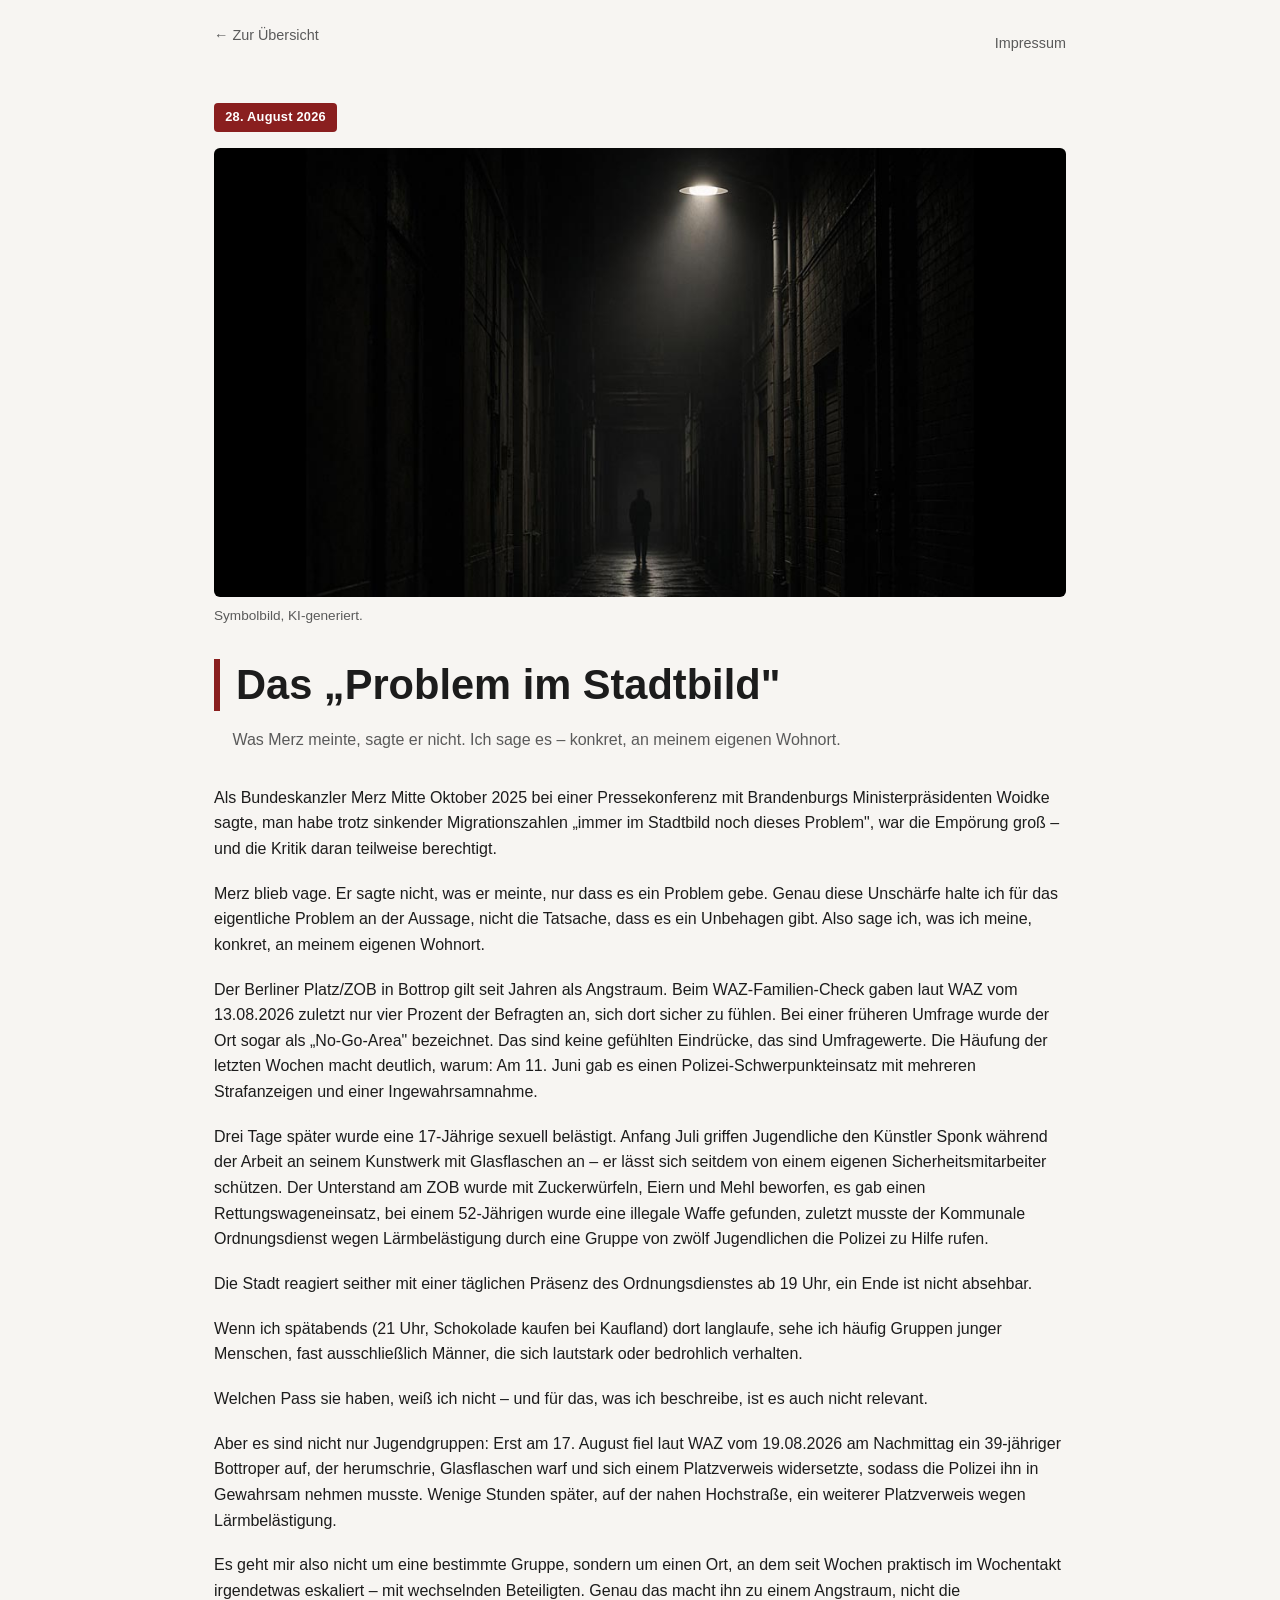
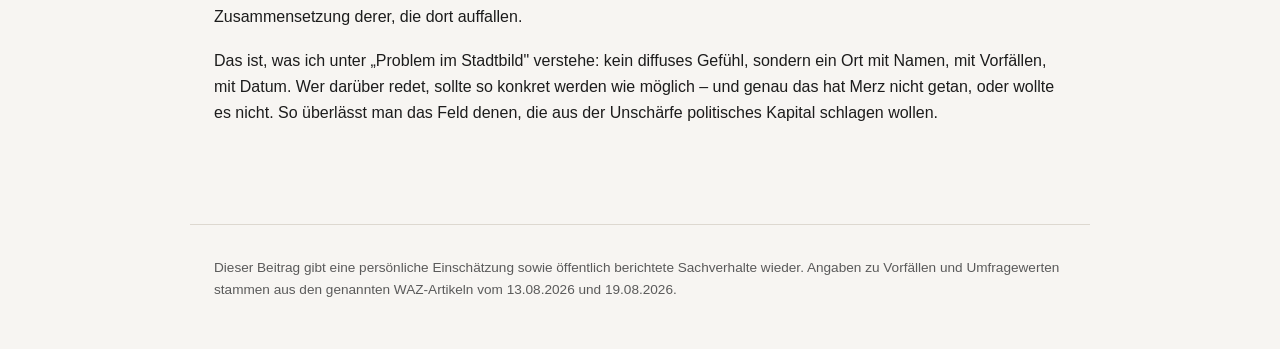
<file: artikel/problem-im-stadtbild-bottrop.html>
<!DOCTYPE html>
<html lang="de">
<head>
<meta charset="UTF-8">
<meta name="viewport" content="width=device-width, initial-scale=1.0">
<title>Das „Problem im Stadtbild"</title>
<meta name="description" content="Bundeskanzler Merz sprach vom „Problem im Stadtbild" und blieb vage. Ein konkretes Beispiel aus Bottrop – mit Ort, Vorfällen und Datum statt diffuser Eindrücke.">
<link rel="stylesheet" href="../styles.css">
</head>
<body>

<div class="top-bar">
<a class="back-link" href="../index.html">&larr; Zur Übersicht</a>
<a href="../impressum.html">Impressum</a>
</div>

<article class="post">
<header class="hero">
<span class="post-date">28. August 2026</span>
<img src="../bilder/stadtbild-dunkle-gasse-ki-generiert.jpg" alt="Eine dunkle, menschenleere Gasse bei Nacht, nur von einer einzelnen Straßenlaterne beleuchtet. Im Hintergrund steht die Silhouette einer einzelnen Person.">
<p class="img-caption">Symbolbild, KI-generiert.</p>
<h1>Das „Problem im Stadtbild"</h1>
<p class="subtitle">Was Merz meinte, sagte er nicht. Ich sage es – konkret, an meinem eigenen Wohnort.</p>
</header>
<main>

<p>Als Bundeskanzler Merz Mitte Oktober 2025 bei einer Pressekonferenz mit Brandenburgs Ministerpräsidenten Woidke sagte, man habe trotz sinkender Migrationszahlen „immer im Stadtbild noch dieses Problem", war die Empörung groß – und die Kritik daran teilweise berechtigt.</p>

<p>Merz blieb vage. Er sagte nicht, was er meinte, nur dass es ein Problem gebe. Genau diese Unschärfe halte ich für das eigentliche Problem an der Aussage, nicht die Tatsache, dass es ein Unbehagen gibt. Also sage ich, was ich meine, konkret, an meinem eigenen Wohnort.</p>

<p>Der Berliner Platz/ZOB in Bottrop gilt seit Jahren als Angstraum. Beim WAZ-Familien-Check gaben laut WAZ vom 13.08.2026 zuletzt nur vier Prozent der Befragten an, sich dort sicher zu fühlen. Bei einer früheren Umfrage wurde der Ort sogar als „No-Go-Area" bezeichnet. Das sind keine gefühlten Eindrücke, das sind Umfragewerte.
Die Häufung der letzten Wochen macht deutlich, warum: Am 11. Juni gab es einen Polizei-Schwerpunkteinsatz mit mehreren Strafanzeigen und einer Ingewahrsamnahme.</p>

<p>Drei Tage später wurde eine 17-Jährige sexuell belästigt. Anfang Juli griffen Jugendliche den Künstler Sponk während der Arbeit an seinem Kunstwerk mit Glasflaschen an – er lässt sich seitdem von einem eigenen Sicherheitsmitarbeiter schützen. Der Unterstand am ZOB wurde mit Zuckerwürfeln, Eiern und Mehl beworfen, es gab einen Rettungswageneinsatz, bei einem 52-Jährigen wurde eine illegale Waffe gefunden, zuletzt musste der Kommunale Ordnungsdienst wegen Lärmbelästigung durch eine Gruppe von zwölf Jugendlichen die Polizei zu Hilfe rufen.</p>

<p>Die Stadt reagiert seither mit einer täglichen Präsenz des Ordnungsdienstes ab 19 Uhr, ein Ende ist nicht absehbar.</p>

<p>Wenn ich spätabends (21 Uhr, Schokolade kaufen bei Kaufland) dort langlaufe, sehe ich häufig Gruppen junger Menschen, fast ausschließlich Männer, die sich lautstark oder bedrohlich verhalten.</p>

<p>Welchen Pass sie haben, weiß ich nicht – und für das, was ich beschreibe, ist es auch nicht relevant.</p>

<p>Aber es sind nicht nur Jugendgruppen: Erst am 17. August fiel laut WAZ vom 19.08.2026 am Nachmittag ein 39-jähriger Bottroper auf, der herumschrie, Glasflaschen warf und sich einem Platzverweis widersetzte, sodass die Polizei ihn in Gewahrsam nehmen musste. Wenige Stunden später, auf der nahen Hochstraße, ein weiterer Platzverweis wegen Lärmbelästigung.</p>

<p>Es geht mir also nicht um eine bestimmte Gruppe, sondern um einen Ort, an dem seit Wochen praktisch im Wochentakt irgendetwas eskaliert – mit wechselnden Beteiligten. Genau das macht ihn zu einem Angstraum, nicht die Zusammensetzung derer, die dort auffallen.</p>

<p>Das ist, was ich unter „Problem im Stadtbild" verstehe: kein diffuses Gefühl, sondern ein Ort mit Namen, mit Vorfällen, mit Datum. Wer darüber redet, sollte so konkret werden wie möglich – und genau das hat Merz nicht getan, oder wollte es nicht. So überlässt man das Feld denen, die aus der Unschärfe politisches Kapital schlagen wollen.</p>

</main>
</article>

<footer>
Dieser Beitrag gibt eine persönliche Einschätzung sowie öffentlich berichtete Sachverhalte wieder. Angaben zu Vorfällen und Umfragewerten stammen aus den genannten WAZ-Artikeln vom 13.08.2026 und 19.08.2026.
</footer>

</body>
</html>
</file>
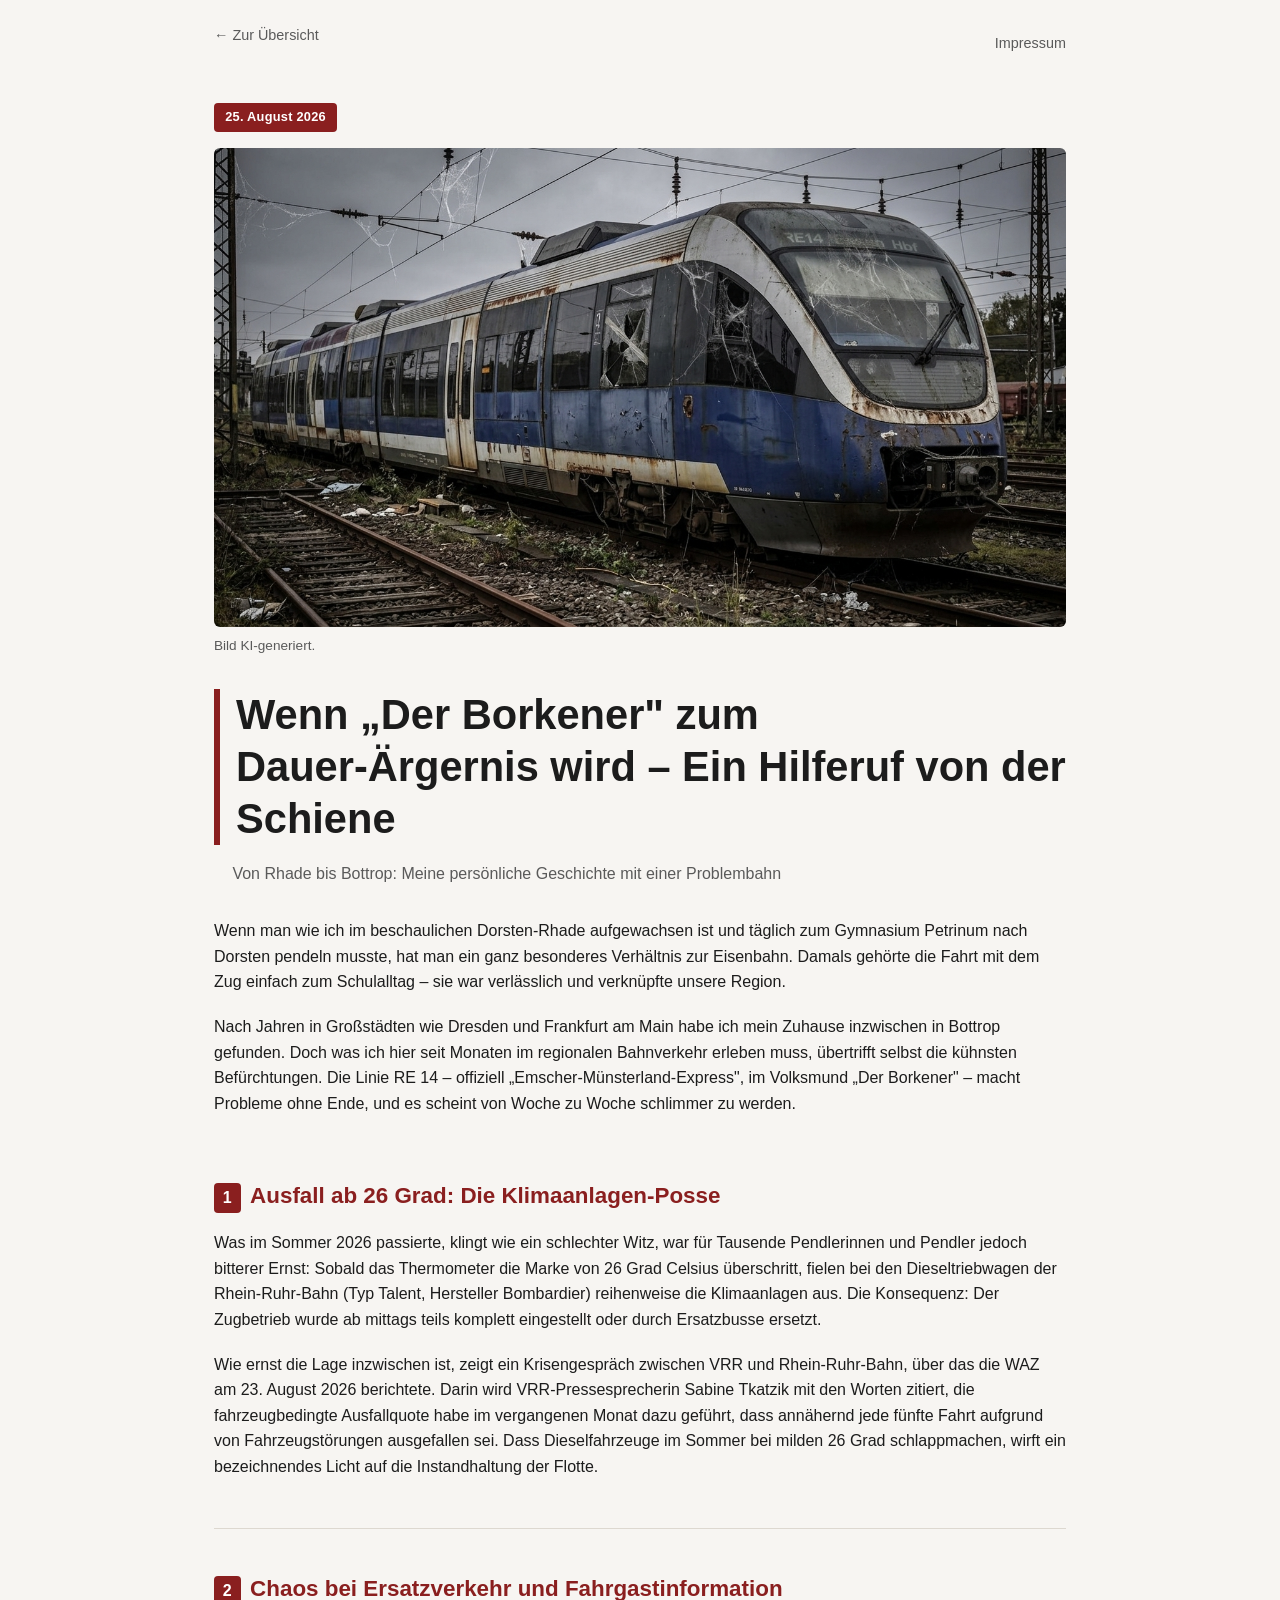
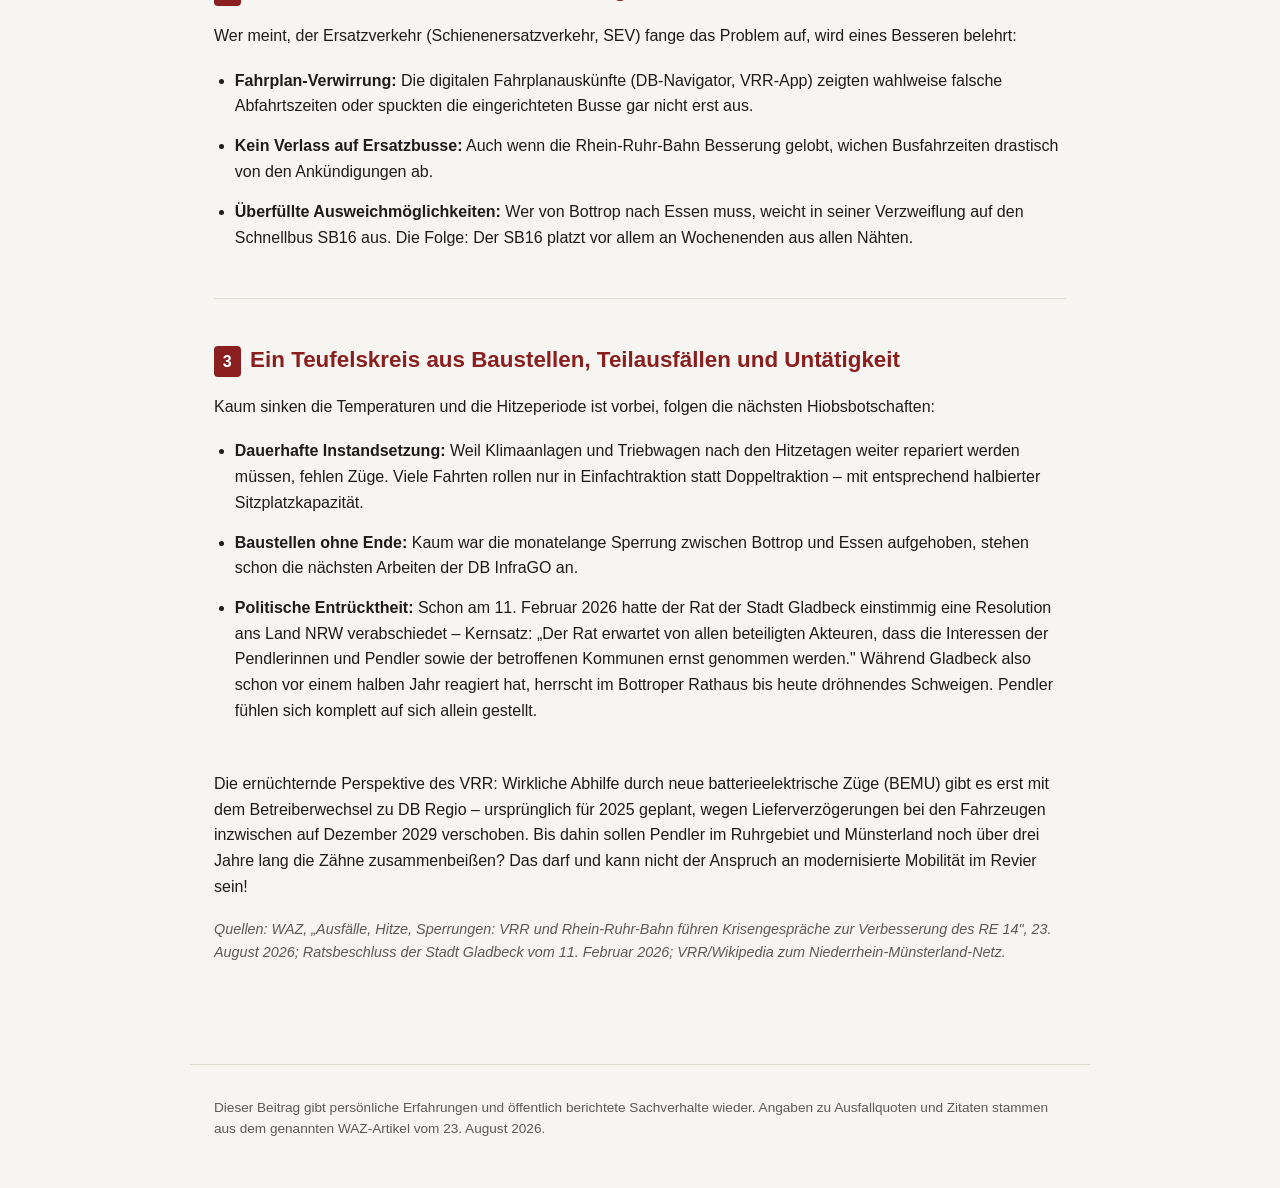
<file: artikel/rhein-ruhr-bahn-borken-essen.html>
<!DOCTYPE html>
<html lang="de">
<head>
<meta charset="UTF-8">
<meta name="viewport" content="width=device-width, initial-scale=1.0">
<title>Wenn „Der Borkener" zum Dauer-Ärgernis wird</title>
<meta name="description" content="Ein Erfahrungsbericht zu den anhaltenden Problemen der Rhein-Ruhr-Bahn (RE 14) zwischen Borken und Essen – von Klimaanlagen-Ausfällen bis zum chaotischen Schienenersatzverkehr.">
<link rel="stylesheet" href="../styles.css">
</head>
<body>

<div class="top-bar">
<a class="back-link" href="../index.html">&larr; Zur Übersicht</a>
<a href="../impressum.html">Impressum</a>
</div>

<article class="post">
<header class="hero">
<span class="post-date">25. August 2026</span>
<img src="../bilder/abgerockte-rhein-ruhr-bahn-ki-generiert.jpg" alt="Ein verrosteter, stark beschädigter Zug der Rhein-Ruhr-Bahn (RE14) mit eingeschlagenen Scheiben steht verlassen auf einem Abstellgleis.">
<p class="img-caption">Bild KI-generiert.</p>
<h1>Wenn „Der Borkener" zum Dauer-Ärgernis wird – Ein Hilferuf von der Schiene</h1>
<p class="subtitle">Von Rhade bis Bottrop: Meine persönliche Geschichte mit einer Problembahn</p>
</header>
<main>

<p>Wenn man wie ich im beschaulichen Dorsten-Rhade aufgewachsen ist und täglich zum Gymnasium Petrinum nach Dorsten pendeln musste, hat man ein ganz besonderes Verhältnis zur Eisenbahn. Damals gehörte die Fahrt mit dem Zug einfach zum Schulalltag – sie war verlässlich und verknüpfte unsere Region.</p>
<p>Nach Jahren in Großstädten wie Dresden und Frankfurt am Main habe ich mein Zuhause inzwischen in Bottrop gefunden. Doch was ich hier seit Monaten im regionalen Bahnverkehr erleben muss, übertrifft selbst die kühnsten Befürchtungen. Die Linie RE 14 – offiziell „Emscher-Münsterland-Express", im Volksmund „Der Borkener" – macht Probleme ohne Ende, und es scheint von Woche zu Woche schlimmer zu werden.</p>

<section>
<h2><span class="num">1</span> Ausfall ab 26 Grad: Die Klimaanlagen-Posse</h2>
<p>Was im Sommer 2026 passierte, klingt wie ein schlechter Witz, war für Tausende Pendlerinnen und Pendler jedoch bitterer Ernst: Sobald das Thermometer die Marke von 26 Grad Celsius überschritt, fielen bei den Dieseltriebwagen der Rhein-Ruhr-Bahn (Typ Talent, Hersteller Bombardier) reihenweise die Klimaanlagen aus. Die Konsequenz: Der Zugbetrieb wurde ab mittags teils komplett eingestellt oder durch Ersatzbusse ersetzt.</p>
<p>Wie ernst die Lage inzwischen ist, zeigt ein Krisengespräch zwischen VRR und Rhein-Ruhr-Bahn, über das die WAZ am 23. August 2026 berichtete. Darin wird VRR-Pressesprecherin Sabine Tkatzik mit den Worten zitiert, die fahrzeugbedingte Ausfallquote habe im vergangenen Monat dazu geführt, dass annähernd jede fünfte Fahrt aufgrund von Fahrzeugstörungen ausgefallen sei. Dass Dieselfahrzeuge im Sommer bei milden 26 Grad schlappmachen, wirft ein bezeichnendes Licht auf die Instandhaltung der Flotte.</p>
</section>

<section>
<h2><span class="num">2</span> Chaos bei Ersatzverkehr und Fahrgastinformation</h2>
<p>Wer meint, der Ersatzverkehr (Schienenersatzverkehr, SEV) fange das Problem auf, wird eines Besseren belehrt:</p>
<ul>
<li><span class="label">Fahrplan-Verwirrung:</span> Die digitalen Fahrplanauskünfte (DB-Navigator, VRR-App) zeigten wahlweise falsche Abfahrtszeiten oder spuckten die eingerichteten Busse gar nicht erst aus.</li>
<li><span class="label">Kein Verlass auf Ersatzbusse:</span> Auch wenn die Rhein-Ruhr-Bahn Besserung gelobt, wichen Busfahrzeiten drastisch von den Ankündigungen ab.</li>
<li><span class="label">Überfüllte Ausweichmöglichkeiten:</span> Wer von Bottrop nach Essen muss, weicht in seiner Verzweiflung auf den Schnellbus SB16 aus. Die Folge: Der SB16 platzt vor allem an Wochenenden aus allen Nähten.</li>
</ul>
</section>

<section>
<h2><span class="num">3</span> Ein Teufelskreis aus Baustellen, Teilausfällen und Untätigkeit</h2>
<p>Kaum sinken die Temperaturen und die Hitzeperiode ist vorbei, folgen die nächsten Hiobsbotschaften:</p>
<ul>
<li><span class="label">Dauerhafte Instandsetzung:</span> Weil Klimaanlagen und Triebwagen nach den Hitzetagen weiter repariert werden müssen, fehlen Züge. Viele Fahrten rollen nur in Einfachtraktion statt Doppeltraktion – mit entsprechend halbierter Sitzplatzkapazität.</li>
<li><span class="label">Baustellen ohne Ende:</span> Kaum war die monatelange Sperrung zwischen Bottrop und Essen aufgehoben, stehen schon die nächsten Arbeiten der DB InfraGO an.</li>
<li><span class="label">Politische Entrücktheit:</span> Schon am 11. Februar 2026 hatte der Rat der Stadt Gladbeck einstimmig eine Resolution ans Land NRW verabschiedet – Kernsatz: „Der Rat erwartet von allen beteiligten Akteuren, dass die Interessen der Pendlerinnen und Pendler sowie der betroffenen Kommunen ernst genommen werden." Während Gladbeck also schon vor einem halben Jahr reagiert hat, herrscht im Bottroper Rathaus bis heute dröhnendes Schweigen. Pendler fühlen sich komplett auf sich allein gestellt.</li>
</ul>
</section>

<p>Die ernüchternde Perspektive des VRR: Wirkliche Abhilfe durch neue batterieelektrische Züge (BEMU) gibt es erst mit dem Betreiberwechsel zu DB Regio – ursprünglich für 2025 geplant, wegen Lieferverzögerungen bei den Fahrzeugen inzwischen auf Dezember 2029 verschoben. Bis dahin sollen Pendler im Ruhrgebiet und Münsterland noch über drei Jahre lang die Zähne zusammenbeißen? Das darf und kann nicht der Anspruch an modernisierte Mobilität im Revier sein!</p>

<p style="color:var(--muted); font-size:0.9rem;"><em>Quellen: WAZ, „Ausfälle, Hitze, Sperrungen: VRR und Rhein-Ruhr-Bahn führen Krisengespräche zur Verbesserung des RE 14", 23. August 2026; Ratsbeschluss der Stadt Gladbeck vom 11. Februar 2026; VRR/Wikipedia zum Niederrhein-Münsterland-Netz.</em></p>

</main>
</article>

<footer>
Dieser Beitrag gibt persönliche Erfahrungen und öffentlich berichtete Sachverhalte wieder. Angaben zu Ausfallquoten und Zitaten stammen aus dem genannten WAZ-Artikel vom 23. August 2026.
</footer>

</body>
</html>
</file>
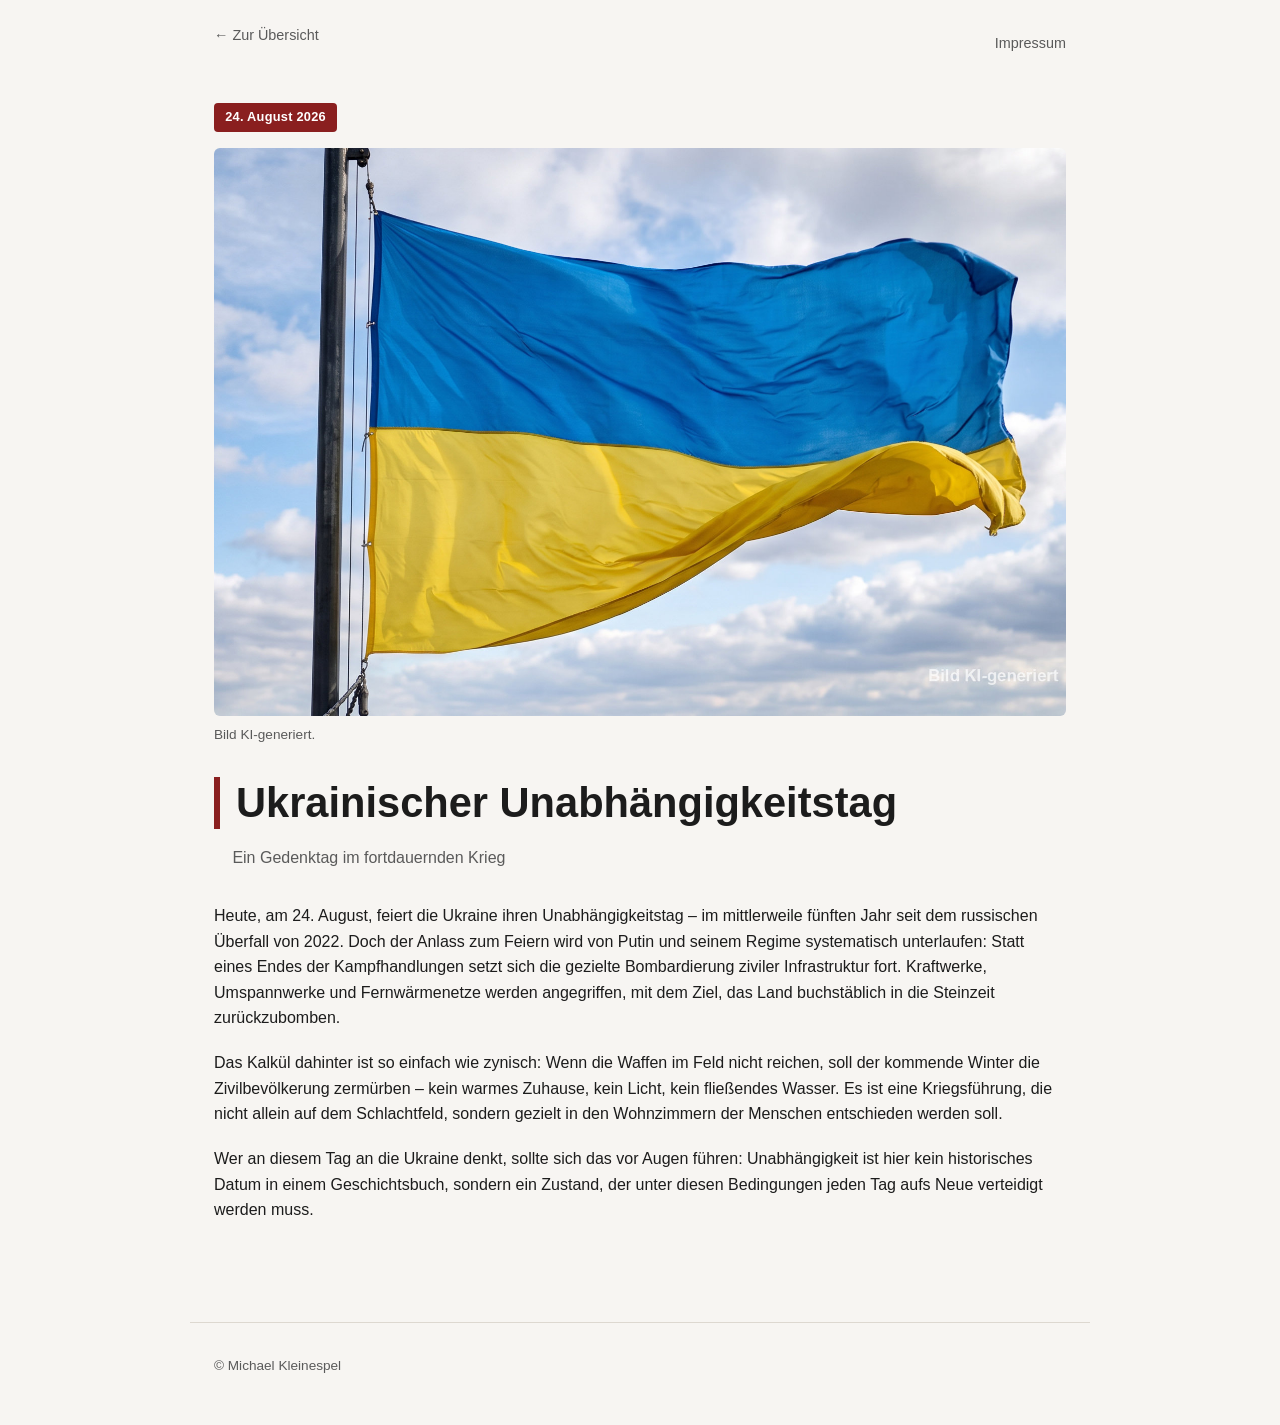
<file: artikel/ukrainischer-unabhaengigkeitstag.html>
<!DOCTYPE html>
<html lang="de">
<head>
<meta charset="UTF-8">
<meta name="viewport" content="width=device-width, initial-scale=1.0">
<title>Ukrainischer Unabhängigkeitstag</title>
<meta name="description" content="Ein Gedenktag im fortdauernden Krieg – zum ukrainischen Unabhängigkeitstag 2026.">
<link rel="stylesheet" href="../styles.css">
</head>
<body>

<div class="top-bar">
  <a class="back-link" href="../index.html">&larr; Zur Übersicht</a>
  <a href="../impressum.html">Impressum</a>
</div>

<article class="post">
  <header class="hero">
    <span class="post-date">24. August 2026</span>
    <img src="../bilder/Ukrainische-Flagge.jpg" alt="Die ukrainische Flagge weht im Wind vor bewölktem Himmel.">
    <p class="img-caption">Bild KI-generiert.</p>
    <h1>Ukrainischer Unabhängigkeitstag</h1>
    <p class="subtitle">Ein Gedenktag im fortdauernden Krieg</p>
  </header>
  <main>
    <p>Heute, am 24. August, feiert die Ukraine ihren Unabhängigkeitstag – im mittlerweile fünften Jahr seit dem russischen Überfall von 2022. Doch der Anlass zum Feiern wird von Putin und seinem Regime systematisch unterlaufen: Statt eines Endes der Kampfhandlungen setzt sich die gezielte Bombardierung ziviler Infrastruktur fort. Kraftwerke, Umspannwerke und Fernwärmenetze werden angegriffen, mit dem Ziel, das Land buchstäblich in die Steinzeit zurückzubomben.</p>
    <p>Das Kalkül dahinter ist so einfach wie zynisch: Wenn die Waffen im Feld nicht reichen, soll der kommende Winter die Zivilbevölkerung zermürben – kein warmes Zuhause, kein Licht, kein fließendes Wasser. Es ist eine Kriegsführung, die nicht allein auf dem Schlachtfeld, sondern gezielt in den Wohnzimmern der Menschen entschieden werden soll.</p>
    <p>Wer an diesem Tag an die Ukraine denkt, sollte sich das vor Augen führen: Unabhängigkeit ist hier kein historisches Datum in einem Geschichtsbuch, sondern ein Zustand, der unter diesen Bedingungen jeden Tag aufs Neue verteidigt werden muss.</p>
  </main>
</article>

<footer>
  © Michael Kleinespel
</footer>

</body>
</html>
</file>
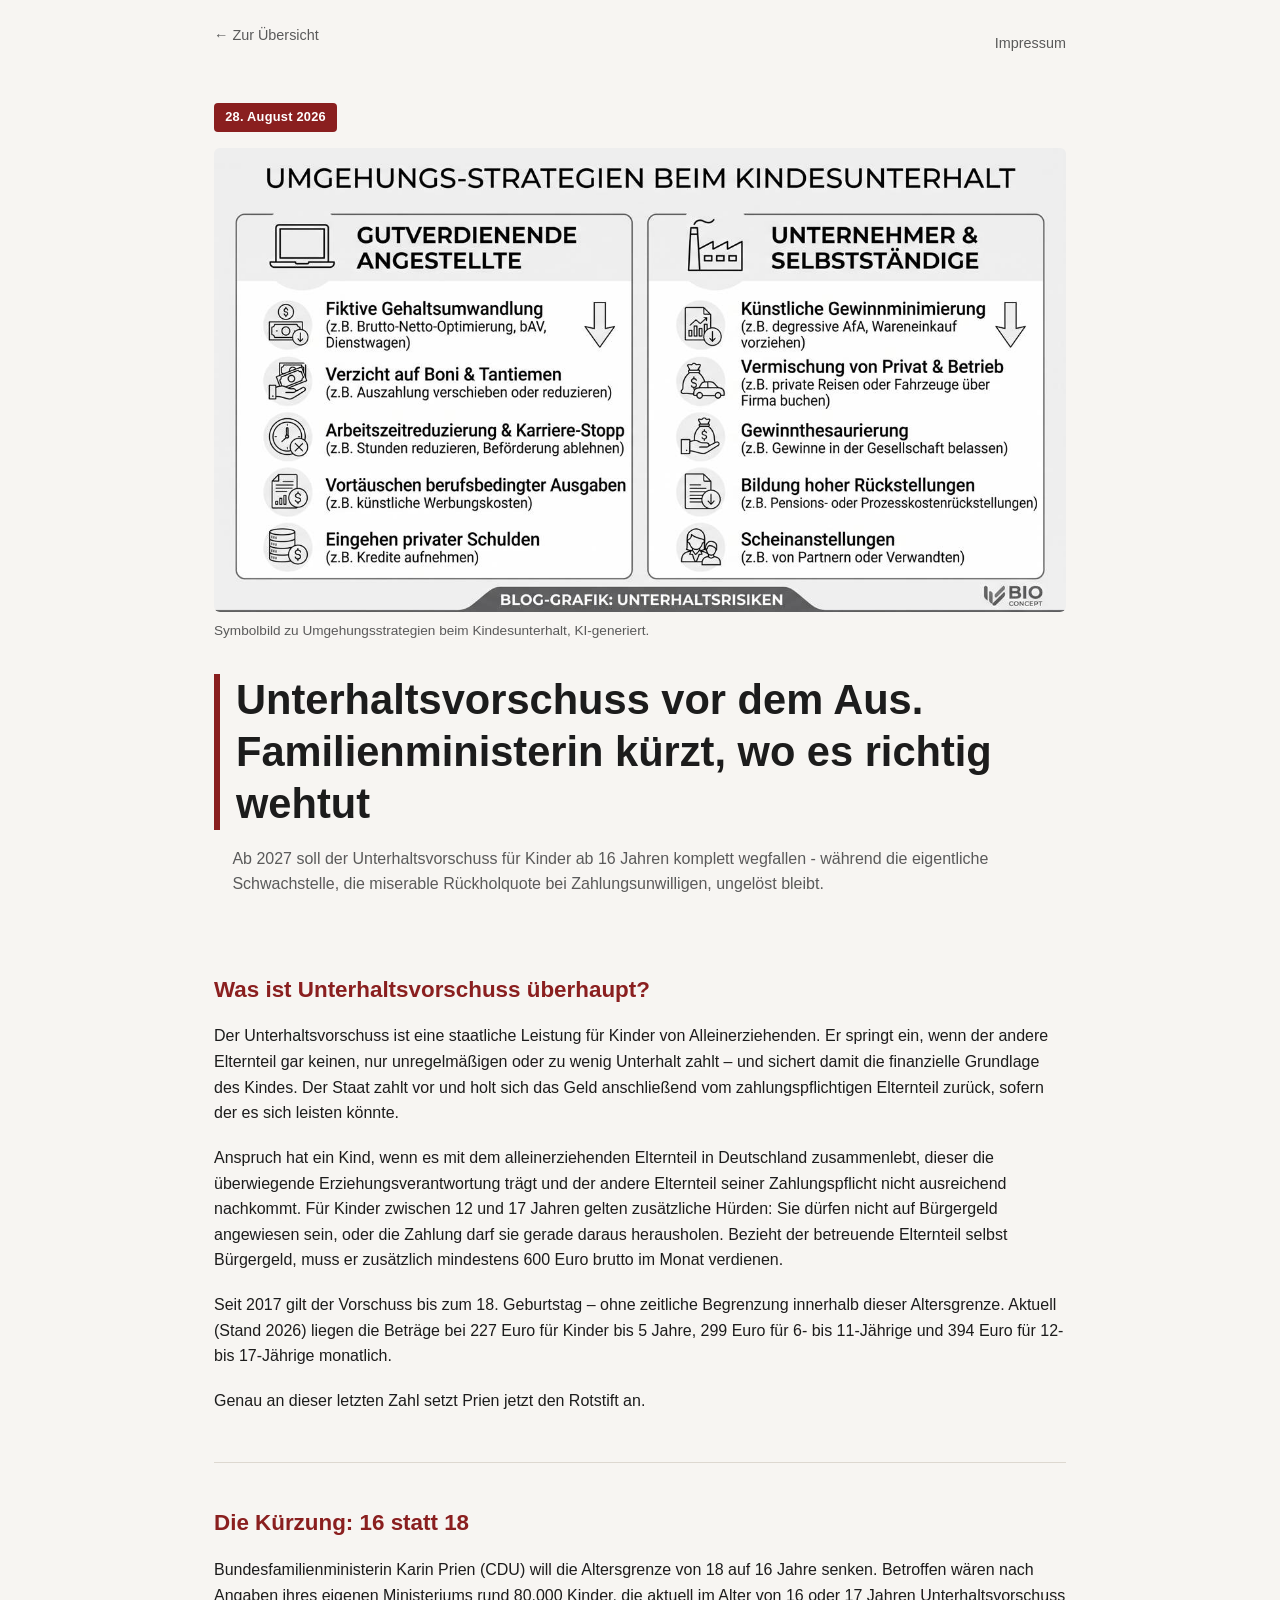
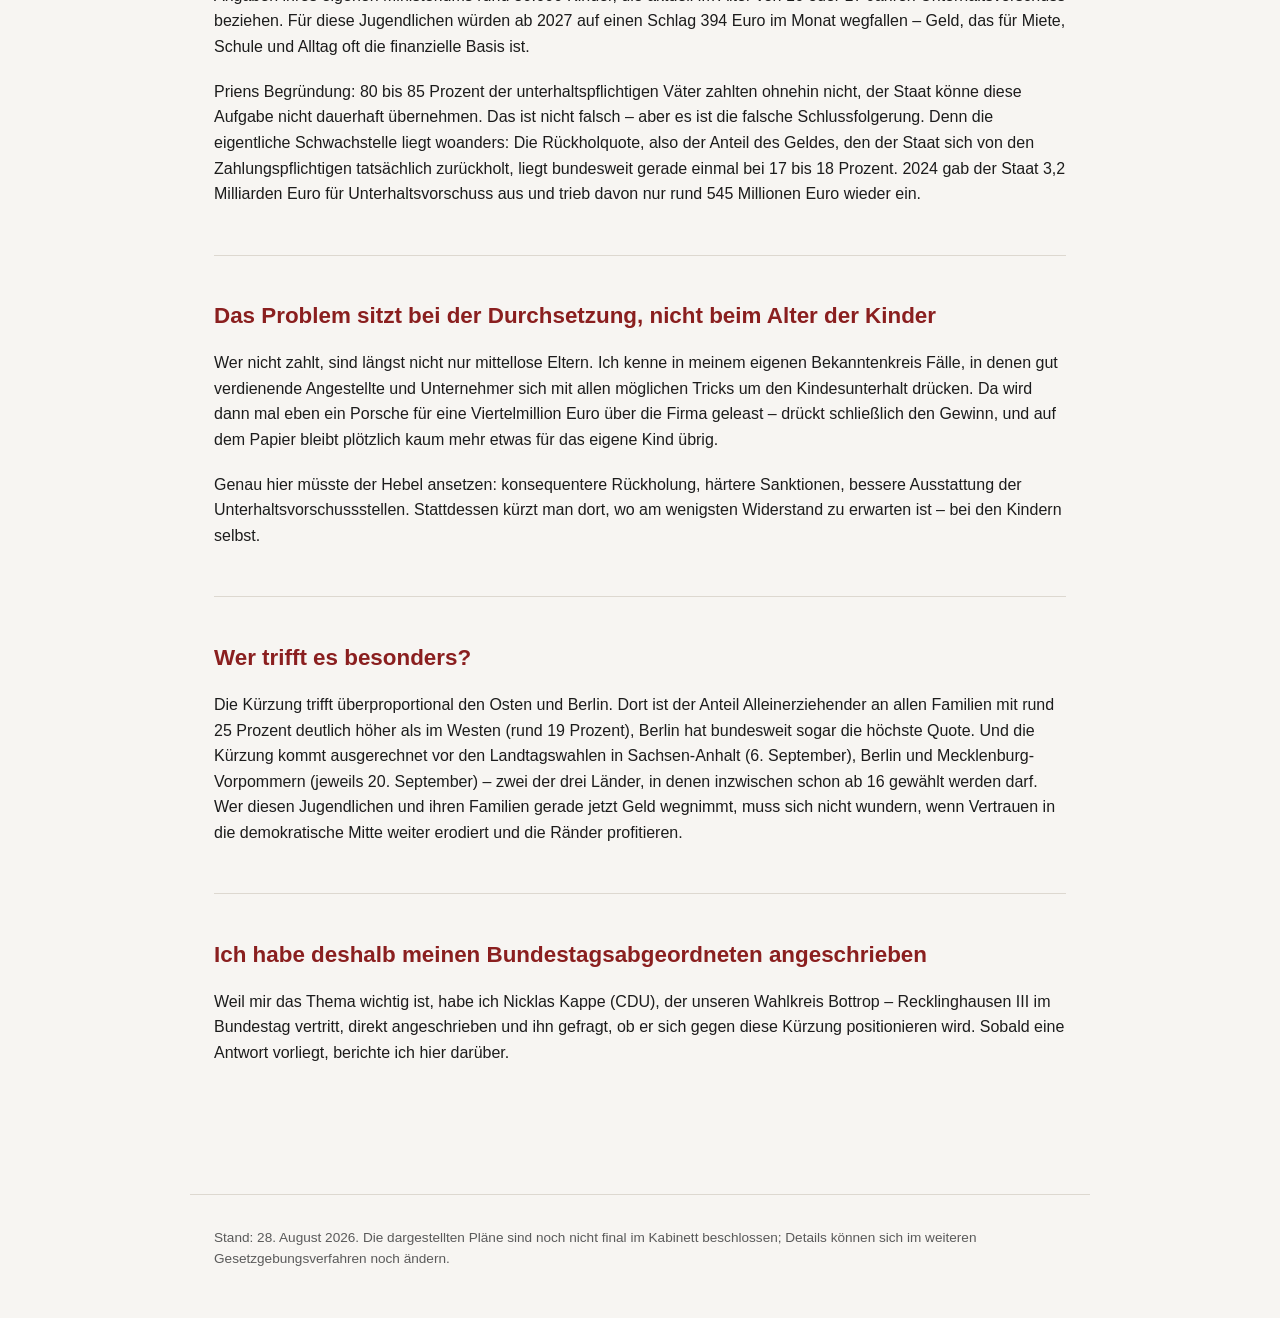
<file: artikel/unterhaltsvorschuss-vor-dem-aus.html>
<!DOCTYPE html>
<html lang="de">
<head>
<meta charset="UTF-8">
<meta name="viewport" content="width=device-width, initial-scale=1.0">
<title>Unterhaltsvorschuss vor dem Aus. Familienministerin kürzt, wo es richtig wehtut</title>
<meta name="description" content="Familienministerin Karin Prien will den Unterhaltsvorschuss künftig nur noch bis zum 16. Geburtstag zahlen. Was das für rund 80.000 Kinder bedeutet - und warum das Problem eigentlich woanders liegt.">
<link rel="stylesheet" href="../styles.css">
</head>
<body>

<div class="top-bar">
  <a class="back-link" href="../index.html">&larr; Zur Übersicht</a>
  <a href="../impressum.html">Impressum</a>
</div>

<article class="post">
  <header class="hero">
    <span class="post-date">28. August 2026</span>
    <img src="../bilder/unterhaltsvorschuss-umgehungsstrategien.jpg" alt="Infografik 'Umgehungs-Strategien beim Kindesunterhalt': Uebersicht ueber Methoden, mit denen gutverdienende Angestellte sowie Unternehmer und Selbststaendige ihr Einkommen kuenstlich druecken, um weniger Kindesunterhalt zahlen zu muessen.">
    <p class="img-caption">Symbolbild zu Umgehungsstrategien beim Kindesunterhalt, KI-generiert.</p>
    <h1>Unterhaltsvorschuss vor dem Aus. Familienministerin kürzt, wo es richtig wehtut</h1>
    <p class="subtitle">Ab 2027 soll der Unterhaltsvorschuss für Kinder ab 16 Jahren komplett wegfallen - während die eigentliche Schwachstelle, die miserable Rückholquote bei Zahlungsunwilligen, ungelöst bleibt.</p>
  </header>
  <main>

    <section>
      <h2>Was ist Unterhaltsvorschuss überhaupt?</h2>
      <p>Der Unterhaltsvorschuss ist eine staatliche Leistung für Kinder von Alleinerziehenden. Er springt ein, wenn der andere Elternteil gar keinen, nur unregelmäßigen oder zu wenig Unterhalt zahlt – und sichert damit die finanzielle Grundlage des Kindes. Der Staat zahlt vor und holt sich das Geld anschließend vom zahlungspflichtigen Elternteil zurück, sofern der es sich leisten könnte.</p>
      <p>Anspruch hat ein Kind, wenn es mit dem alleinerziehenden Elternteil in Deutschland zusammenlebt, dieser die überwiegende Erziehungsverantwortung trägt und der andere Elternteil seiner Zahlungspflicht nicht ausreichend nachkommt. Für Kinder zwischen 12 und 17 Jahren gelten zusätzliche Hürden: Sie dürfen nicht auf Bürgergeld angewiesen sein, oder die Zahlung darf sie gerade daraus herausholen. Bezieht der betreuende Elternteil selbst Bürgergeld, muss er zusätzlich mindestens 600 Euro brutto im Monat verdienen.</p>
      <p>Seit 2017 gilt der Vorschuss bis zum 18. Geburtstag – ohne zeitliche Begrenzung innerhalb dieser Altersgrenze. Aktuell (Stand 2026) liegen die Beträge bei 227 Euro für Kinder bis 5 Jahre, 299 Euro für 6- bis 11-Jährige und 394 Euro für 12- bis 17-Jährige monatlich.</p>
      <p>Genau an dieser letzten Zahl setzt Prien jetzt den Rotstift an.</p>
    </section>

    <section>
      <h2>Die Kürzung: 16 statt 18</h2>
      <p>Bundesfamilienministerin Karin Prien (CDU) will die Altersgrenze von 18 auf 16 Jahre senken. Betroffen wären nach Angaben ihres eigenen Ministeriums rund 80.000 Kinder, die aktuell im Alter von 16 oder 17 Jahren Unterhaltsvorschuss beziehen. Für diese Jugendlichen würden ab 2027 auf einen Schlag 394 Euro im Monat wegfallen – Geld, das für Miete, Schule und Alltag oft die finanzielle Basis ist.</p>
      <p>Priens Begründung: 80 bis 85 Prozent der unterhaltspflichtigen Väter zahlten ohnehin nicht, der Staat könne diese Aufgabe nicht dauerhaft übernehmen. Das ist nicht falsch – aber es ist die falsche Schlussfolgerung. Denn die eigentliche Schwachstelle liegt woanders: Die Rückholquote, also der Anteil des Geldes, den der Staat sich von den Zahlungspflichtigen tatsächlich zurückholt, liegt bundesweit gerade einmal bei 17 bis 18 Prozent. 2024 gab der Staat 3,2 Milliarden Euro für Unterhaltsvorschuss aus und trieb davon nur rund 545 Millionen Euro wieder ein.</p>
    </section>

    <section>
      <h2>Das Problem sitzt bei der Durchsetzung, nicht beim Alter der Kinder</h2>
      <p>Wer nicht zahlt, sind längst nicht nur mittellose Eltern. Ich kenne in meinem eigenen Bekanntenkreis Fälle, in denen gut verdienende Angestellte und Unternehmer sich mit allen möglichen Tricks um den Kindesunterhalt drücken. Da wird dann mal eben ein Porsche für eine Viertelmillion Euro über die Firma geleast – drückt schließlich den Gewinn, und auf dem Papier bleibt plötzlich kaum mehr etwas für das eigene Kind übrig.</p>
      <p>Genau hier müsste der Hebel ansetzen: konsequentere Rückholung, härtere Sanktionen, bessere Ausstattung der Unterhaltsvorschussstellen. Stattdessen kürzt man dort, wo am wenigsten Widerstand zu erwarten ist – bei den Kindern selbst.</p>
    </section>

    <section>
      <h2>Wer trifft es besonders?</h2>
      <p>Die Kürzung trifft überproportional den Osten und Berlin. Dort ist der Anteil Alleinerziehender an allen Familien mit rund 25 Prozent deutlich höher als im Westen (rund 19 Prozent), Berlin hat bundesweit sogar die höchste Quote. Und die Kürzung kommt ausgerechnet vor den Landtagswahlen in Sachsen-Anhalt (6. September), Berlin und Mecklenburg-Vorpommern (jeweils 20. September) – zwei der drei Länder, in denen inzwischen schon ab 16 gewählt werden darf. Wer diesen Jugendlichen und ihren Familien gerade jetzt Geld wegnimmt, muss sich nicht wundern, wenn Vertrauen in die demokratische Mitte weiter erodiert und die Ränder profitieren.</p>
    </section>

    <section>
      <h2>Ich habe deshalb meinen Bundestagsabgeordneten angeschrieben</h2>
      <p>Weil mir das Thema wichtig ist, habe ich Nicklas Kappe (CDU), der unseren Wahlkreis Bottrop – Recklinghausen III im Bundestag vertritt, direkt angeschrieben und ihn gefragt, ob er sich gegen diese Kürzung positionieren wird. Sobald eine Antwort vorliegt, berichte ich hier darüber.</p>
    </section>

  </main>
</article>

<footer>
  Stand: 28. August 2026. Die dargestellten Pläne sind noch nicht final im Kabinett beschlossen; Details können sich im weiteren Gesetzgebungsverfahren noch ändern.
</footer>

</body>
</html>
</file>
<file: styles.css>
:root {
--bg: #f7f5f2;
--text: #1c1c1c;
--muted: #5a5a5a;
--accent: #8a1f1f;
--line: #ddd8d0;
}
* { box-sizing: border-box; }
body {
margin: 0;
font-family: -apple-system, BlinkMacSystemFont, "Segoe UI", Roboto, "Helvetica Neue", Arial, sans-serif;
background: var(--bg);
color: var(--text);
line-height: 1.6;
}
a { color: var(--accent); }

/* Kopfzeile / Navigation */
.top-bar {
max-width: 900px;
margin: 0 auto;
padding: 1.5rem 1.5rem 0;
display: flex;
justify-content: space-between;
align-items: center;
}
.top-bar a {
color: var(--muted);
text-decoration: none;
font-size: 0.9rem;
}
.top-bar a:hover { color: var(--accent); }

/* Rubrik-Navigation */
.rubrik-nav {
max-width: 900px;
margin: 0 auto;
padding: 0.9rem 1.5rem 0;
display: flex;
gap: 0.75rem;
flex-wrap: wrap;
}
.rubrik-nav a {
display: inline-block;
padding: 0.45rem 1.1rem;
border: 1.5px solid var(--accent);
border-radius: 4px;
color: var(--accent);
text-decoration: none;
font-weight: 700;
font-size: 0.9rem;
transition: background 0.15s ease, color 0.15s ease;
}
.rubrik-nav a:hover {
background: var(--accent);
color: #fff;
}

/* Seitentitel (nur auf der Startseite) */
.site-title {
background: #000;
padding: 1.75rem 0 2rem;
margin-bottom: 1rem;
}
.site-title-inner {
max-width: 900px;
margin: 0 auto;
padding: 0 1.5rem;
}
.site-title .eyebrow {
display: block;
color: #bfbfbf;
font-size: 0.9rem;
margin: 0 0 0.6rem 1.15rem;
}
.site-title h1 {
font-size: clamp(1.6rem, 4.5vw, 2.4rem);
text-transform: uppercase;
letter-spacing: 0.02em;
margin: 0;
color: #fff;
border-left: 6px solid var(--accent);
padding-left: 1rem;
}
.site-title .signature {
display: block;
text-align: right;
color: #bfbfbf;
font-size: 0.95rem;
margin: 0.9rem 0 0;
}

/* Logo-Banner (Startseite) */
.logo-banner {
max-width: 900px;
margin: 2rem auto;
padding: 0 1.5rem;
}
.logo-banner img {
width: 100%;
height: auto;
border-radius: 6px;
display: block;
}

/* About-Foto (About-Seite) */
.about-photo {
float: left;
width: 220px;
height: 220px;
object-fit: cover;
border-radius: 8px;
margin: 0 1.5rem 1rem 0;
}

/* Teaser-Kacheln auf der Übersichtsseite */
.teaser-list {
max-width: 900px;
margin: 0 auto;
padding: 0 1.5rem 3rem;
}
.teaser {
display: block;
text-decoration: none;
color: inherit;
background: #fff;
border: 1px solid var(--line);
border-radius: 8px;
overflow: hidden;
margin-bottom: 1.75rem;
transition: box-shadow 0.15s ease, transform 0.15s ease;
}
.teaser:hover {
box-shadow: 0 4px 14px rgba(0,0,0,0.08);
transform: translateY(-2px);
}
.teaser img {
width: 100%;
max-height: 320px;
object-fit: cover;
display: block;
}
.teaser-body {
padding: 1.25rem 1.5rem 1.5rem;
}
.teaser .post-date {
margin-bottom: 0.7rem;
}
.teaser h2.teaser-title {
font-size: 1.3rem;
color: var(--text);
margin: 0 0 0.6rem;
display: block;
}
.teaser p.teaser-excerpt {
color: var(--muted);
margin: 0 0 0.8rem;
font-size: 0.98rem;
}
.teaser .read-more {
font-weight: 700;
font-size: 0.9rem;
}

/* Kompaktes Teaser-Format (Rubrikseiten, Startseite) */
.teaser-compact {
display: flex;
align-items: center;
gap: 0.9rem;
padding: 0.7rem 0;
border-bottom: 1px solid var(--line);
text-decoration: none;
color: inherit;
}
.teaser-compact:hover { background: rgba(0,0,0,0.03); }
.teaser-compact img {
width: 64px;
height: 64px;
object-fit: cover;
border-radius: 4px;
flex-shrink: 0;
}
.teaser-compact span {
font-weight: 600;
font-size: 1rem;
}

/* Einzelner Artikel */
article.post {
max-width: 900px;
margin: 0 auto;
padding-bottom: 2rem;
}
header.hero {
position: relative;
padding: 2.5rem 1.5rem 2rem;
text-align: left;
}
header.hero img {
width: 100%;
height: auto;
border-radius: 6px;
display: block;
margin-bottom: 0.5rem;
}
.img-caption {
color: var(--muted);
font-size: 0.85rem;
margin: 0 0 2rem;
}
.inline-photo {
max-width: 100%;
height: auto;
border-radius: 6px;
display: block;
margin: 1.5rem 0 0.5rem;
}
.photo-caption {
color: var(--muted);
font-size: 0.85rem;
font-style: italic;
margin: 0 0 1.5rem;
}
.lyrics {
  white-space: pre-line;
}
.post-date {
display: inline-block;
color: #fff;
background: var(--accent);
font-size: 0.8rem;
font-weight: 700;
letter-spacing: 0.02em;
padding: 0.25rem 0.7rem;
border-radius: 4px;
margin-bottom: 1rem;
}
header.hero h1 {
font-size: clamp(1.8rem, 4vw, 2.6rem);
line-height: 1.25;
margin: 0 0 0.5rem;
border-left: 6px solid var(--accent);
padding-left: 1rem;
}
header.hero p.subtitle {
color: var(--muted);
font-size: 1rem;
margin: 1rem 0 0 1.15rem;
}
main {
padding: 0 1.5rem 3rem;
}
main p { margin: 0 0 1.2rem; }

section {
margin-bottom: 3rem;
padding-top: 1.5rem;
border-top: 1px solid var(--line);
}
section:first-of-type { border-top: none; }
h2 {
font-size: 1.4rem;
color: var(--accent);
margin-bottom: 1rem;
display: flex;
align-items: baseline;
gap: 0.6rem;
}
h2 .num {
font-size: 1rem;
background: var(--accent);
color: #fff;
padding: 0.15rem 0.55rem;
border-radius: 4px;
font-weight: 700;
}
h3 { font-size: 1.05rem; margin: 1.5rem 0 0.5rem; }
ul { padding-left: 1.3rem; margin: 0.5rem 0 1.2rem; }
li { margin-bottom: 0.9rem; }
li ul { margin-top: 0.6rem; }
.label { font-weight: 700; }

.stat-box {
background: #fff;
border: 1px solid var(--line);
border-left: 4px solid var(--accent);
border-radius: 6px;
padding: 1.2rem 1.5rem;
margin-top: 1rem;
}
.stat-row { display: flex; gap: 2rem; flex-wrap: wrap; }
.stat-item { flex: 1; min-width: 140px; }
.stat-number { font-size: 1.8rem; font-weight: 800; color: var(--accent); }

.back-link {
display: inline-block;
margin: 0 0 1rem;
font-size: 0.9rem;
text-decoration: none;
color: var(--muted);
}
.back-link:hover { color: var(--accent); }

footer {
max-width: 900px;
margin: 0 auto;
padding: 2rem 1.5rem 3rem;
color: var(--muted);
font-size: 0.85rem;
border-top: 1px solid var(--line);
}
</file>
